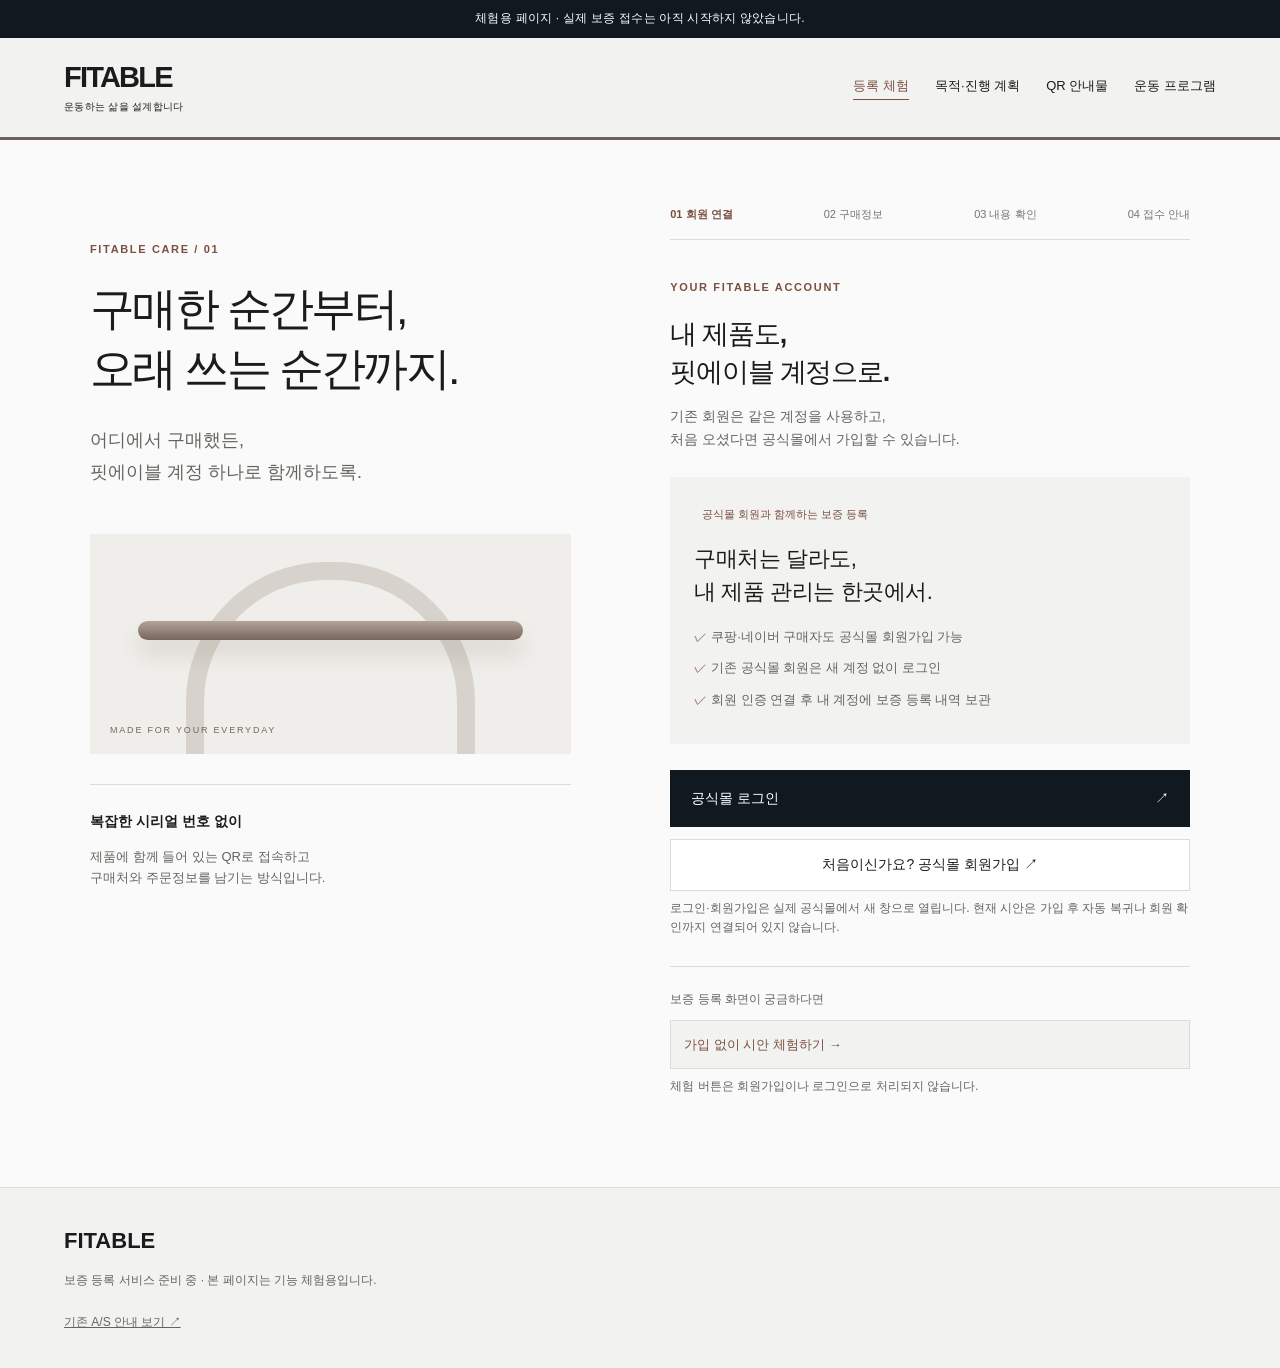
<file: index.html>
<!doctype html>
<html lang="ko"><head><meta charset="utf-8"><meta name="viewport" content="width=device-width,initial-scale=1"><meta name="robots" content="noindex,nofollow"><meta http-equiv="Content-Security-Policy" content="default-src 'self'; script-src 'self'; style-src 'self'; img-src 'self' blob:; connect-src 'none'; form-action 'none'; base-uri 'none'; object-src 'none'"><meta name="referrer" content="no-referrer"><title>FITABLE · 보증 등록</title><link rel="stylesheet" href="style.css"><script defer src="app.js"></script></head>
<body>
<div class="preview-banner">체험용 페이지 · 실제 보증 접수는 아직 시작하지 않았습니다.</div>
<header><a class="brand" href="./">FITABLE<span>운동하는 삶을 설계합니다</span></a><nav aria-label="페이지 메뉴"><a href="./" aria-current="page">등록 체험</a><a href="plan.html">목적·진행 계획</a><a href="card.html">QR 안내물</a><a href="program/">운동 프로그램</a></nav></header>
<main class="layout">
<aside class="intro"><p class="eyebrow">FITABLE CARE / 01</p><h1>구매한 순간부터,<br>오래 쓰는 순간까지.</h1><p class="lead">어디에서 구매했든,<br>핏에이블 계정 하나로 함께하도록.</p><div class="line-art" aria-hidden="true"><div class="arch"></div><div class="bar"></div><span>MADE FOR YOUR EVERYDAY</span></div><div class="intro-note"><strong>복잡한 시리얼 번호 없이</strong><p>제품에 함께 들어 있는 QR로 접속하고<br>구매처와 주문정보를 남기는 방식입니다.</p></div></aside>
<section class="panel" aria-label="보증 등록">
<ol class="steps"><li class="active" id="step-member">01 회원 연결</li><li id="step-one">02 구매정보</li><li id="step-two">03 내용 확인</li><li id="step-three">04 접수 안내</li></ol>
<div id="member-view" tabindex="-1"><p class="eyebrow">YOUR FITABLE ACCOUNT</p><h2>내 제품도,<br>핏에이블 계정으로.</h2><p class="muted">기존 회원은 같은 계정을 사용하고,<br>처음 오셨다면 공식몰에서 가입할 수 있습니다.</p>
<div class="membership-card"><span class="tag">공식몰 회원과 함께하는 보증 등록</span><h3>구매처는 달라도,<br>내 제품 관리는 한곳에서.</h3><ul><li>쿠팡·네이버 구매자도 공식몰 회원가입 가능</li><li>기존 공식몰 회원은 새 계정 없이 로그인</li><li>회원 인증 연결 후 내 계정에 보증 등록 내역 보관</li></ul></div>
<a class="primary" id="mall-login" href="https://fitablekorea.com/member/login.html" target="_blank" rel="noopener noreferrer">공식몰 로그인 <span>↗</span></a>
<a class="secondary member-join" id="mall-join" href="https://fitablekorea.com/member/join.html" target="_blank" rel="noopener noreferrer">처음이신가요? 공식몰 회원가입 ↗</a>
<p class="hint">로그인·회원가입은 실제 공식몰에서 새 창으로 열립니다. 현재 시안은 가입 후 자동 복귀나 회원 확인까지 연결되어 있지 않습니다.</p>
<div class="preview-entry"><span>보증 등록 화면이 궁금하다면</span><button type="button" class="sample" id="preview-start">가입 없이 시안 체험하기 →</button><p class="hint">체험 버튼은 회원가입이나 로그인으로 처리되지 않습니다.</p></div>
</div>
<div id="input-view" hidden><p class="eyebrow">WARRANTY REGISTRATION</p><h2 id="form-title">내 제품 등록하기</h2><p class="muted">아래는 등록 흐름을 확인하는 시안입니다.<br>실제 개인정보 대신 예시 정보를 사용해 주세요.</p>
<div class="member-context"><span>시안 체험 중 · 로그인 상태 아님</span><button type="button" id="member-back">회원 연결 화면</button></div>
<button class="sample" id="sample" type="button">예시 정보로 채우기 ↗</button>
<noscript><p class="notice">등록 체험에는 JavaScript가 필요합니다. 실제 접수는 진행되지 않습니다.</p></noscript>
<form id="registration" autocomplete="off">
<div class="field"><label for="product">등록할 제품 <span>*</span></label><select id="product" required><option value="OPB01">오브제 와이드 풀업바</option><option value="other">다른 제품 (추가 준비 중)</option></select><p class="hint" id="product-hint">제품별 QR로 들어오면 제품이 미리 선택됩니다.</p></div>
<fieldset><legend>구매처 <span>*</span></legend><div class="channels"><label><input type="radio" name="channel" value="cafe24" required checked><span>핏에이블 공식몰</span></label><label><input type="radio" name="channel" value="naver"><span>네이버</span></label><label><input type="radio" name="channel" value="coupang"><span>쿠팡</span></label><label><input type="radio" name="channel" value="other"><span>기타 구매처</span></label></div></fieldset>
<div class="field" id="seller-field" hidden><label for="seller">구매한 판매처 <span>*</span></label><input id="seller" maxlength="80" placeholder="예) 구매한 쇼핑몰 이름"></div>
<div class="field"><label for="order">주문번호 <span>*</span></label><input id="order" required maxlength="80" placeholder="구매처의 주문내역에서 확인해 주세요"><p class="hint" id="order-hint">공식몰 마이페이지 → 주문내역에서 확인할 수 있습니다.</p></div>
<div class="field"><label for="date">구매일 <span>*</span></label><input id="date" type="date" required></div>
<div class="two-col"><div class="field"><label for="buyer">구매자 이름 <span>*</span></label><input id="buyer" required maxlength="40" placeholder="예) 체험고객"></div><div class="field"><label for="phone">연락처 <span>*</span></label><input id="phone" type="tel" required pattern="01[0-9][ -]?[0-9]{3,4}[ -]?[0-9]{4}" maxlength="13" placeholder="010-0000-0000"><p class="hint">정식 회원 인증 연결 전까지 직접 입력합니다.</p></div></div>
<div class="field attachment" id="proof-field" hidden><label for="proof">구매 증빙 화면 <span>*</span></label><p class="hint">운영 시에는 주문번호·판매처·제품명·구매일이 보이는 캡처를 받습니다. 주소·결제정보는 가려 주세요.</p><button class="sample" type="button" id="proof-sample">예시 증빙 선택</button><input id="proof" type="checkbox" required hidden><p class="hint" id="proof-label">체험에서는 실제 파일을 업로드하지 않습니다.</p></div>
<details class="privacy"><summary>개인정보 수집 안내 초안 보기</summary><p>운영 시 수집 예정: 이름, 연락처, 구매처, 주문번호, 구매일, 제품, 필요한 경우 구매 증빙.</p><p>목적: 구매 사실 확인과 보증 등록·A/S 처리. 마케팅 수신 동의는 별도로 받으며 보증 등록 조건으로 묶지 않습니다.</p><p>보유 기간·처리방침·철회 및 삭제 방법은 실제 접수 전 확정하여 안내합니다. 이 시안은 정보를 저장하거나 전송하지 않습니다.</p></details>
<label class="check"><input type="checkbox" id="consent" required><span>실제 접수가 아닌 체험이며, 입력 내용이 저장되지 않음을 확인했습니다.</span></label>
<p class="error" id="error" role="alert"></p><button type="button" class="primary" id="next">입력 내용 확인하기 <span>→</span></button>
<p class="hint bottom-note">등록 접수와 보증 확정은 다릅니다. 보증기간과 적용 범위는 구매 확인 후 해당 제품의 정책에 따라 안내합니다.</p>
</form></div>
<div id="review-view" hidden tabindex="-1"><p class="eyebrow">CHECK YOUR DETAILS</p><h2>입력 내용을 확인해 주세요</h2><p class="muted">아직 접수되지 않았습니다.</p><dl id="review-details"></dl><p class="notice">체험 정보는 서버로 전송되지 않습니다.<br>보증 연장·적립금은 확정된 혜택이 아닙니다.</p><button class="primary" id="finish" type="button">접수 안내 체험하기 <span>→</span></button><button class="secondary" id="back" type="button">내용 수정하기</button></div>
<div id="done-view" hidden tabindex="-1"><div class="done-mark" aria-hidden="true">✓</div><p class="eyebrow">PREVIEW COMPLETE</p><h2>등록 흐름을 확인했어요</h2><p class="muted">체험이 완료되었습니다.<br>실제 보증 등록이나 문자 발송은 이루어지지 않았습니다.</p><div class="status-card"><small>실제 운영 시 접수 직후 표시할 상태</small><strong>구매 확인 대기</strong><p>구매정보를 확인한 뒤 보증 적용 여부와 기간을 안내합니다. 확인 전에는 보증 만료일을 확정하지 않습니다.</p></div><button class="primary" id="restart" type="button">처음으로 돌아가기 <span>↗</span></button><a class="text-link" href="program/?product=OPB01">내 기구로 운동 프로그램 체험하기 →</a><a class="text-link" href="plan.html">목적·진행 계획 보기 →</a></div>
</section></main>
<footer><strong>FITABLE</strong><p>보증 등록 서비스 준비 중 · 본 페이지는 기능 체험용입니다.</p><a href="https://fitablekorea.com/board/as.html" rel="noreferrer">기존 A/S 안내 보기 ↗</a></footer>
</body></html>
</file>
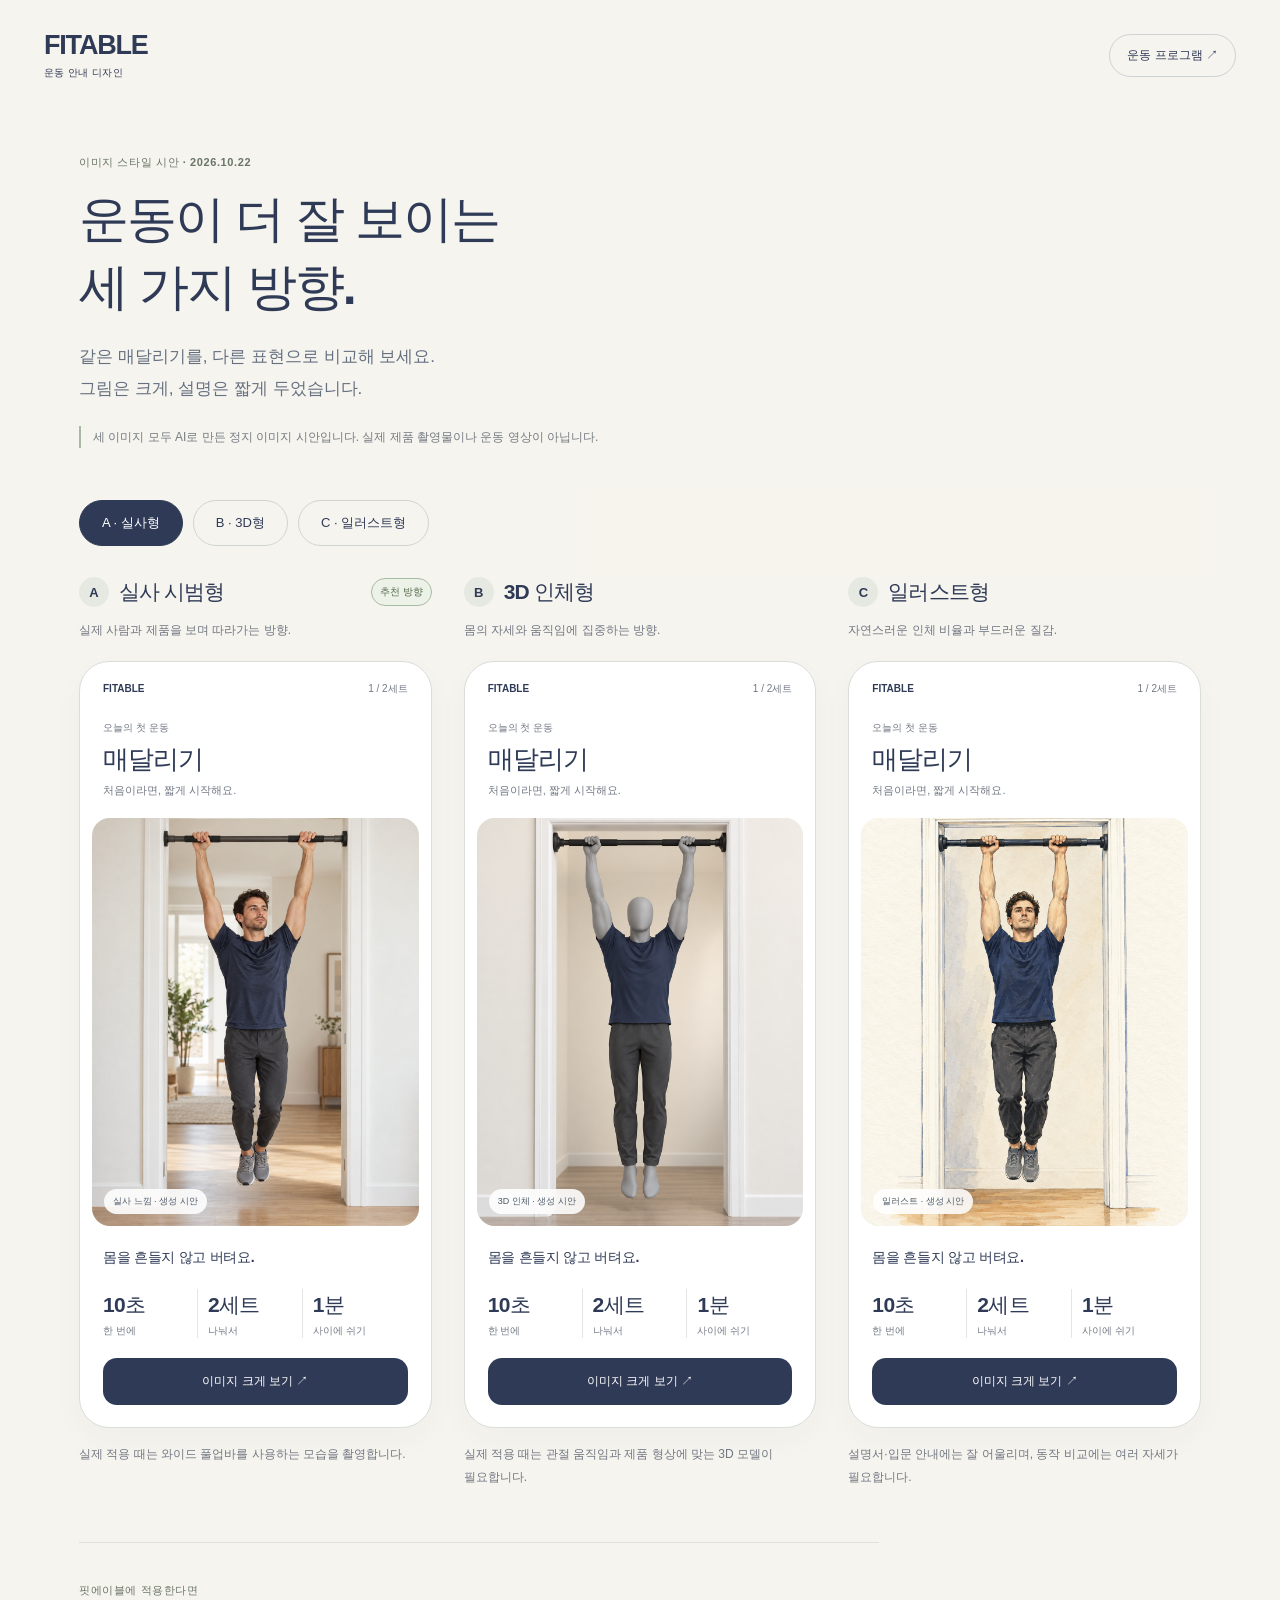
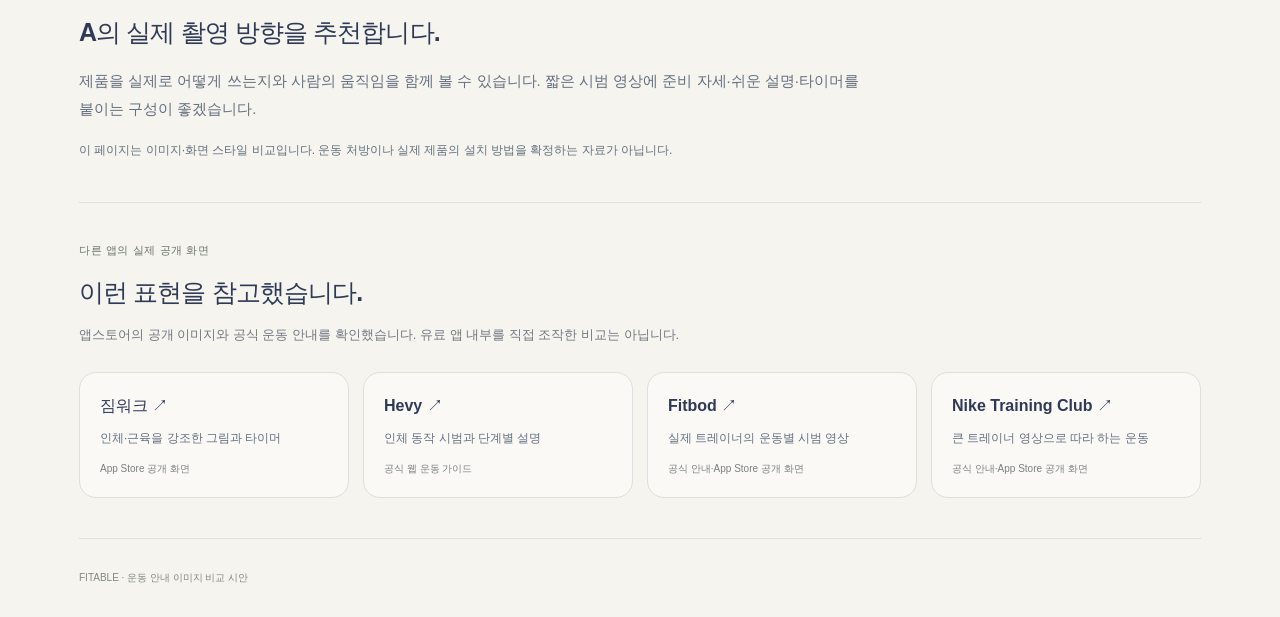
<file: program/style-preview/index.html>
<!doctype html>
<html lang="ko"><head><meta charset="utf-8"><meta name="viewport" content="width=device-width,initial-scale=1"><meta name="robots" content="noindex,nofollow"><meta name="referrer" content="no-referrer"><meta name="theme-color" content="#2f3a56"><title>FITABLE · 운동 이미지 시안 비교</title><link rel="stylesheet" href="style.css"><script src="app.js" defer></script></head><body>
<header><a class="brand" href="../">FITABLE<span>운동 안내 디자인</span></a><a class="back" href="../">운동 프로그램 ↗</a></header>
<main><section class="intro"><p class="eyebrow">이미지 스타일 시안 · 2026.10.22</p><h1>운동이 더 잘 보이는<br>세 가지 방향.</h1><p class="lead">같은 매달리기를, 다른 표현으로 비교해 보세요.<br>그림은 크게, 설명은 짧게 두었습니다.</p><p class="draft-note">세 이미지 모두 AI로 만든 정지 이미지 시안입니다. 실제 제품 촬영물이나 운동 영상이 아닙니다.</p></section>
<nav class="variant-tabs" aria-label="시안 선택"><button type="button" data-select="a" class="active" aria-pressed="true">A · 실사형</button><button type="button" data-select="b" aria-pressed="false">B · 3D형</button><button type="button" data-select="c" aria-pressed="false">C · 일러스트형</button></nav>
<section class="variants" aria-label="핏에이블 운동 화면 시안">
<article class="variant selected" data-variant="a"><div class="variant-heading"><div><span class="variant-letter">A</span><h2>실사 시범형</h2></div><span class="recommend">추천 방향</span></div><p class="variant-summary">실제 사람과 제품을 보며 따라가는 방향.</p><div class="phone"><div class="phone-top"><span>FITABLE</span><span>1 / 2세트</span></div><div class="phone-title"><p>오늘의 첫 운동</p><h3>매달리기</h3><span>처음이라면, 짧게 시작해요.</span></div><div class="visual"><img src="assets/a-live-action-concept.png" width="1122" height="1402" alt="실사 촬영 느낌의 성인 모델이 문틀 철봉에 매달린 스타일 시안"><span class="image-label">실사 느낌 · 생성 시안</span></div><div class="phone-bottom"><p class="cue">몸을 흔들지 않고 버텨요.</p><div class="dose"><div><strong>10초</strong><span>한 번에</span></div><div><strong>2세트</strong><span>나눠서</span></div><div><strong>1분</strong><span>사이에 쉬기</span></div></div><button type="button" class="enlarge" data-enlarge="a">이미지 크게 보기 ↗</button></div></div><p class="direction-note">실제 적용 때는 와이드 풀업바를 사용하는 모습을 촬영합니다.</p></article>
<article class="variant" data-variant="b"><div class="variant-heading"><div><span class="variant-letter">B</span><h2>3D 인체형</h2></div></div><p class="variant-summary">몸의 자세와 움직임에 집중하는 방향.</p><div class="phone"><div class="phone-top"><span>FITABLE</span><span>1 / 2세트</span></div><div class="phone-title"><p>오늘의 첫 운동</p><h3>매달리기</h3><span>처음이라면, 짧게 시작해요.</span></div><div class="visual"><img src="assets/b-3d-concept.png" width="1122" height="1402" alt="회색 3D 인체가 문틀 철봉에 매달린 스타일 시안"><span class="image-label">3D 인체 · 생성 시안</span></div><div class="phone-bottom"><p class="cue">몸을 흔들지 않고 버텨요.</p><div class="dose"><div><strong>10초</strong><span>한 번에</span></div><div><strong>2세트</strong><span>나눠서</span></div><div><strong>1분</strong><span>사이에 쉬기</span></div></div><button type="button" class="enlarge" data-enlarge="b">이미지 크게 보기 ↗</button></div></div><p class="direction-note">실제 적용 때는 관절 움직임과 제품 형상에 맞는 3D 모델이 필요합니다.</p></article>
<article class="variant" data-variant="c"><div class="variant-heading"><div><span class="variant-letter">C</span><h2>일러스트형</h2></div></div><p class="variant-summary">자연스러운 인체 비율과 부드러운 질감.</p><div class="phone"><div class="phone-top"><span>FITABLE</span><span>1 / 2세트</span></div><div class="phone-title"><p>오늘의 첫 운동</p><h3>매달리기</h3><span>처음이라면, 짧게 시작해요.</span></div><div class="visual"><img src="assets/c-editorial-concept.png" width="1122" height="1402" alt="입체감 있는 스포츠 수채화 느낌의 매달리기 스타일 시안"><span class="image-label">일러스트 · 생성 시안</span></div><div class="phone-bottom"><p class="cue">몸을 흔들지 않고 버텨요.</p><div class="dose"><div><strong>10초</strong><span>한 번에</span></div><div><strong>2세트</strong><span>나눠서</span></div><div><strong>1분</strong><span>사이에 쉬기</span></div></div><button type="button" class="enlarge" data-enlarge="c">이미지 크게 보기 ↗</button></div></div><p class="direction-note">설명서·입문 안내에는 잘 어울리며, 동작 비교에는 여러 자세가 필요합니다.</p></article>
</section>
<section class="recommendation"><p class="eyebrow">핏에이블에 적용한다면</p><h2>A의 실제 촬영 방향을 추천합니다.</h2><p>제품을 실제로 어떻게 쓰는지와 사람의 움직임을 함께 볼 수 있습니다. 짧은 시범 영상에 준비 자세·쉬운 설명·타이머를 붙이는 구성이 좋겠습니다.</p><p class="small">이 페이지는 이미지·화면 스타일 비교입니다. 운동 처방이나 실제 제품의 설치 방법을 확정하는 자료가 아닙니다.</p></section>
<section class="references"><p class="eyebrow">다른 앱의 실제 공개 화면</p><h2>이런 표현을 참고했습니다.</h2><p class="reference-scope">앱스토어의 공개 이미지와 공식 운동 안내를 확인했습니다. 유료 앱 내부를 직접 조작한 비교는 아닙니다.</p><div class="reference-grid"><a href="https://apps.apple.com/kr/app/id1563624436" target="_blank" rel="noopener"><strong>짐워크 ↗</strong><span>인체·근육을 강조한 그림과 타이머</span><small>App Store 공개 화면</small></a><a href="https://www.hevyapp.com/exercises/pull-up/" target="_blank" rel="noopener"><strong>Hevy ↗</strong><span>인체 동작 시범과 단계별 설명</span><small>공식 웹 운동 가이드</small></a><a href="https://fitbod.me/faqs/" target="_blank" rel="noopener"><strong>Fitbod ↗</strong><span>실제 트레이너의 운동별 시범 영상</span><small>공식 안내·App Store 공개 화면</small></a><a href="https://www.nike.com/gb/ntc-app" target="_blank" rel="noopener"><strong>Nike Training Club ↗</strong><span>큰 트레이너 영상으로 따라 하는 운동</span><small>공식 안내·App Store 공개 화면</small></a></div></section>
<footer>FITABLE · 운동 안내 이미지 비교 시안</footer></main><dialog id="image-dialog"><div class="dialog-heading"><strong id="dialog-title">시안 크게 보기</strong><button type="button" id="close-dialog" aria-label="닫기">×</button></div><img id="large-image" alt=""><p>AI 생성 정지 이미지 · 실제 촬영물·운동 영상 아님</p></dialog></body></html>
</file>
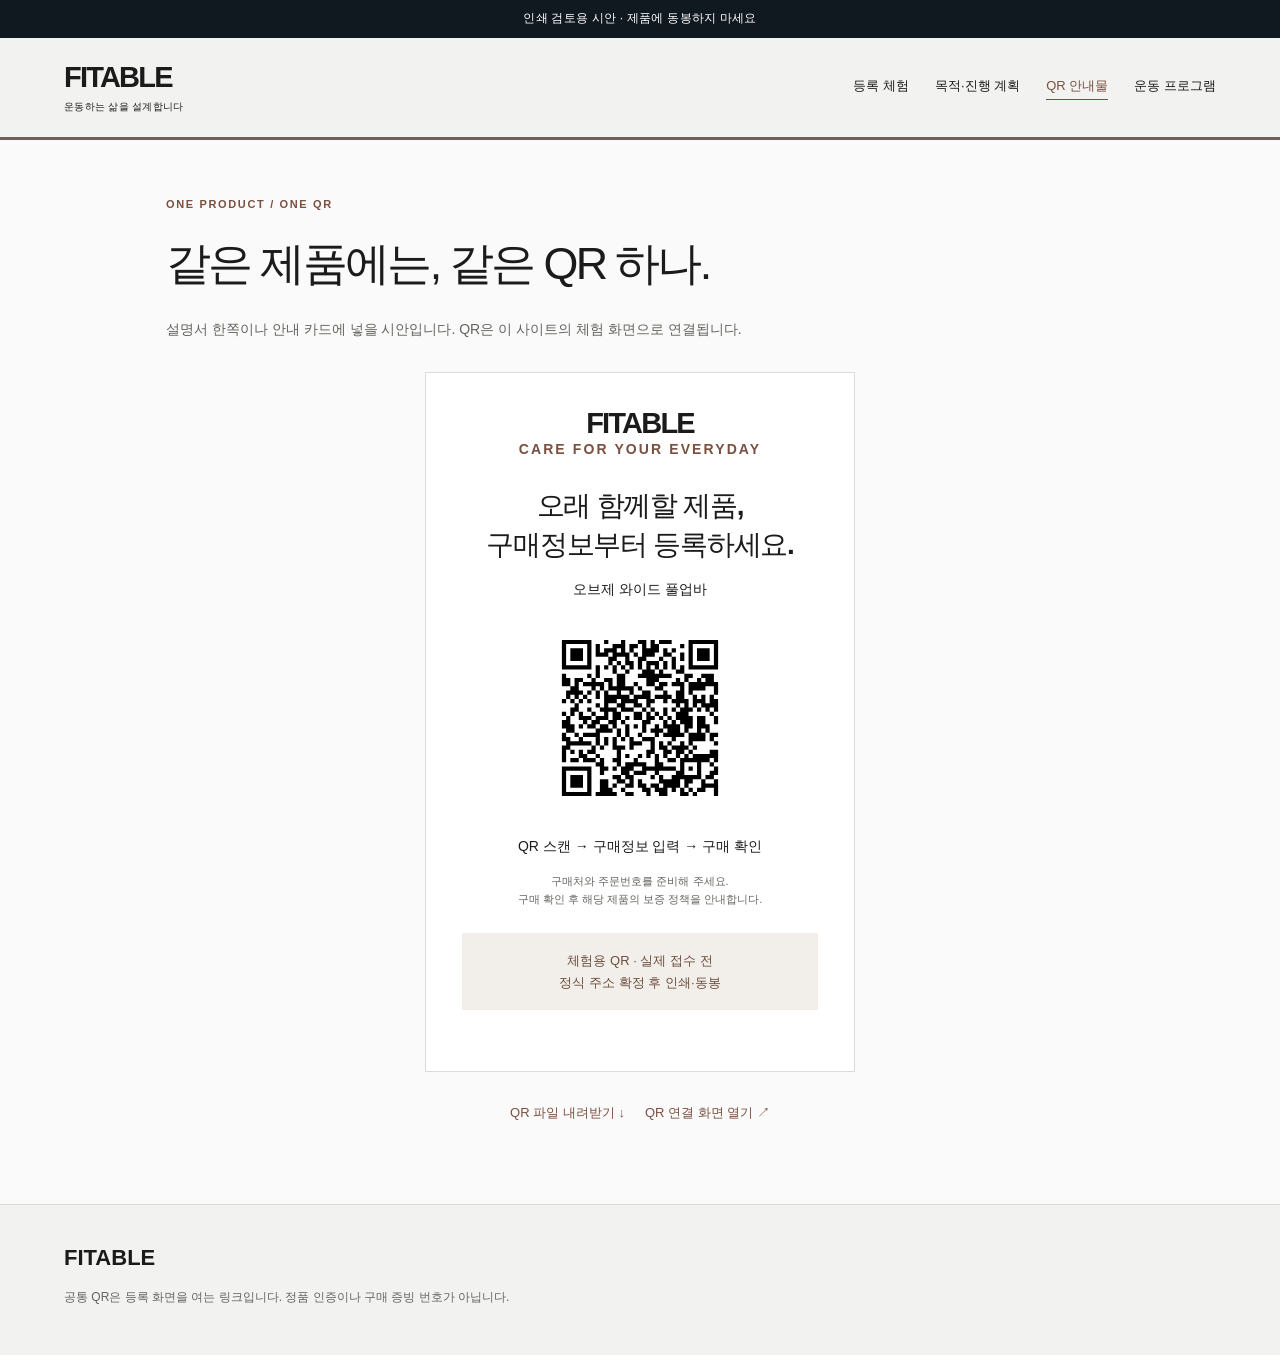
<file: card.html>
<!doctype html><html lang="ko"><head><meta charset="utf-8"><meta name="viewport" content="width=device-width,initial-scale=1"><meta name="robots" content="noindex,nofollow"><meta name="referrer" content="no-referrer"><title>FITABLE · 공통 QR 안내물</title><link rel="stylesheet" href="style.css"></head><body><div class="preview-banner">인쇄 검토용 시안 · 제품에 동봉하지 마세요</div><header><a class="brand" href="./">FITABLE<span>운동하는 삶을 설계합니다</span></a><nav aria-label="페이지 메뉴"><a href="./">등록 체험</a><a href="plan.html">목적·진행 계획</a><a href="card.html" aria-current="page">QR 안내물</a><a href="program/">운동 프로그램</a></nav></header><main class="document"><p class="eyebrow">ONE PRODUCT / ONE QR</p><h1>같은 제품에는, 같은 QR 하나.</h1><p class="muted">설명서 한쪽이나 안내 카드에 넣을 시안입니다. QR은 이 사이트의 체험 화면으로 연결됩니다.</p><section class="print-card"><div class="brand">FITABLE</div><p class="eyebrow">CARE FOR YOUR EVERYDAY</p><h2>오래 함께할 제품,<br>구매정보부터 등록하세요.</h2><p>오브제 와이드 풀업바</p><img src="qr-opb01.svg" alt="와이드 풀업바 보증 등록 체험 QR" width="190" height="190"><p>QR 스캔 → 구매정보 입력 → 구매 확인</p><p class="small">구매처와 주문번호를 준비해 주세요.<br>구매 확인 후 해당 제품의 보증 정책을 안내합니다.</p><div class="notice">체험용 QR · 실제 접수 전<br>정식 주소 확정 후 인쇄·동봉</div></section><div class="actions"><a href="qr-opb01.svg" download="FITABLE-OPB01-preview-QR.svg">QR 파일 내려받기 ↓</a><a href="./?product=OPB01">QR 연결 화면 열기 ↗</a></div></main><footer><strong>FITABLE</strong><p>공통 QR은 등록 화면을 여는 링크입니다. 정품 인증이나 구매 증빙 번호가 아닙니다.</p></footer></body></html>
</file>
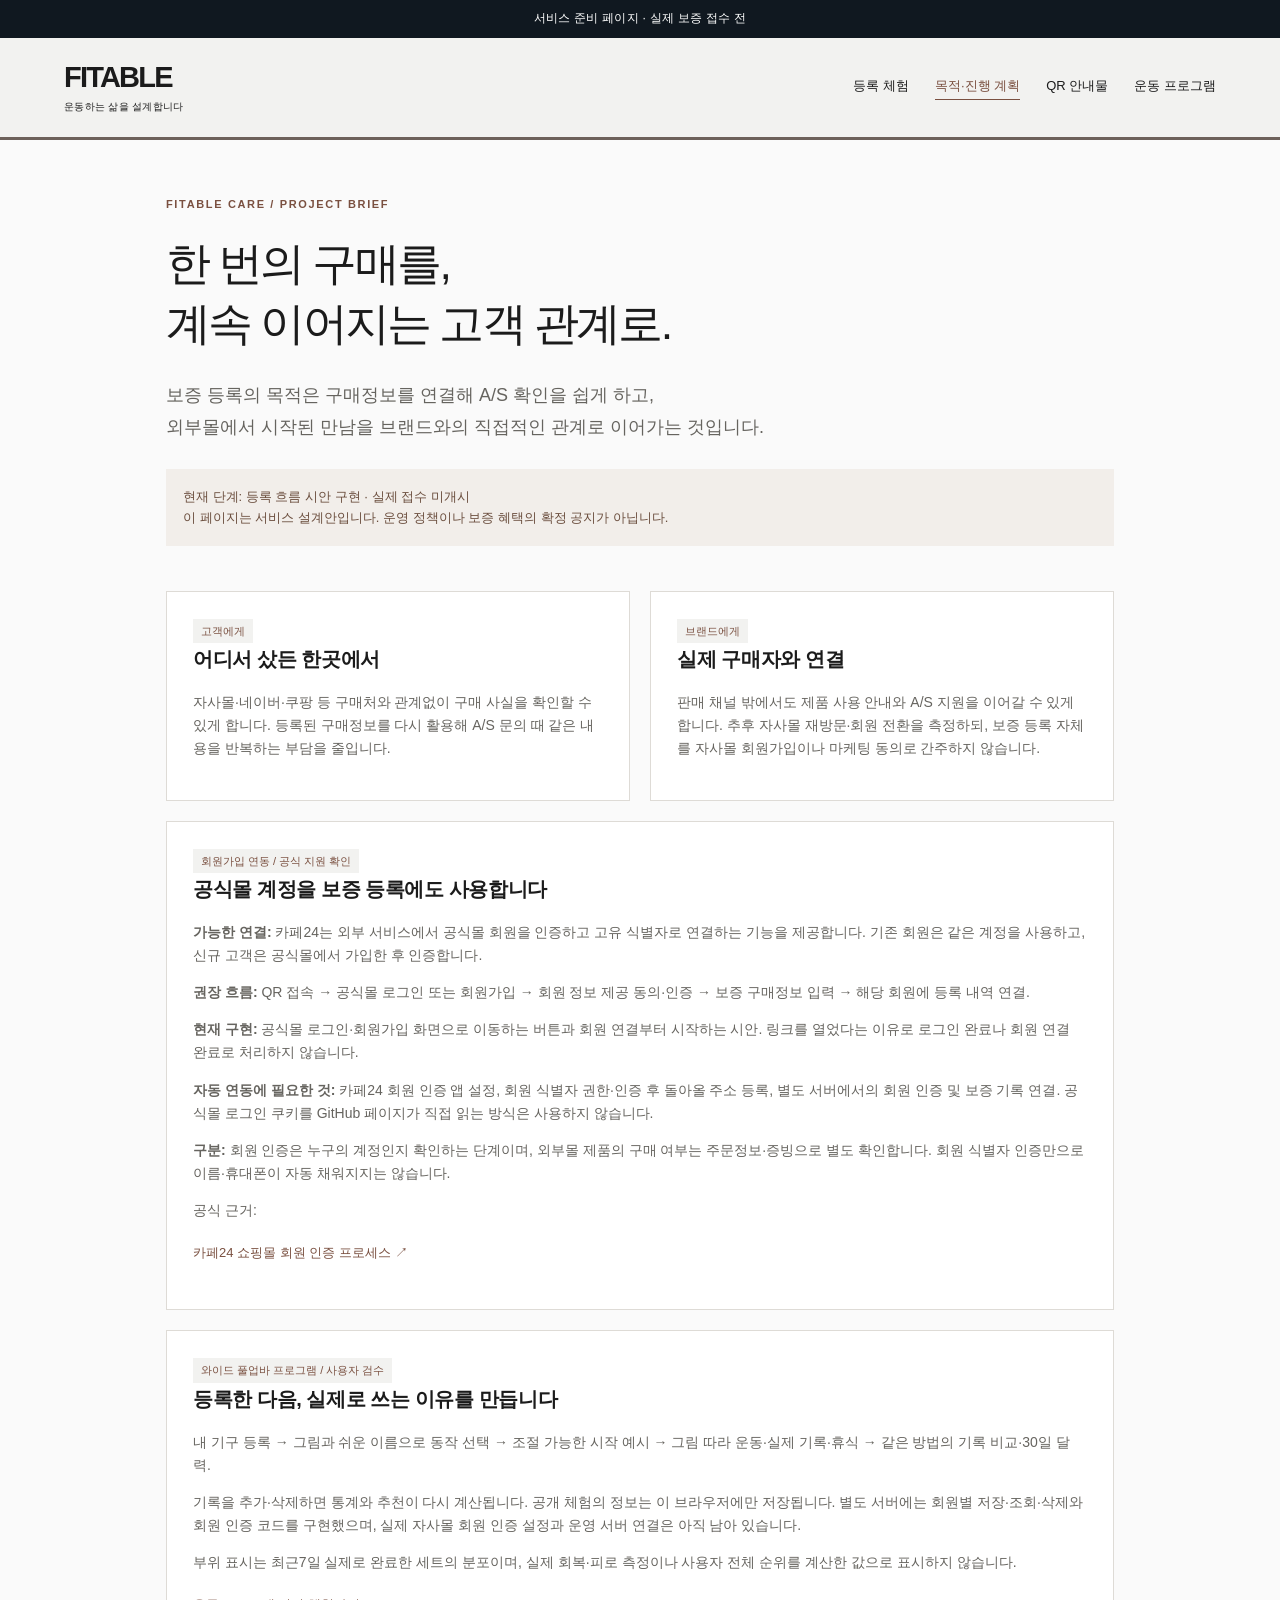
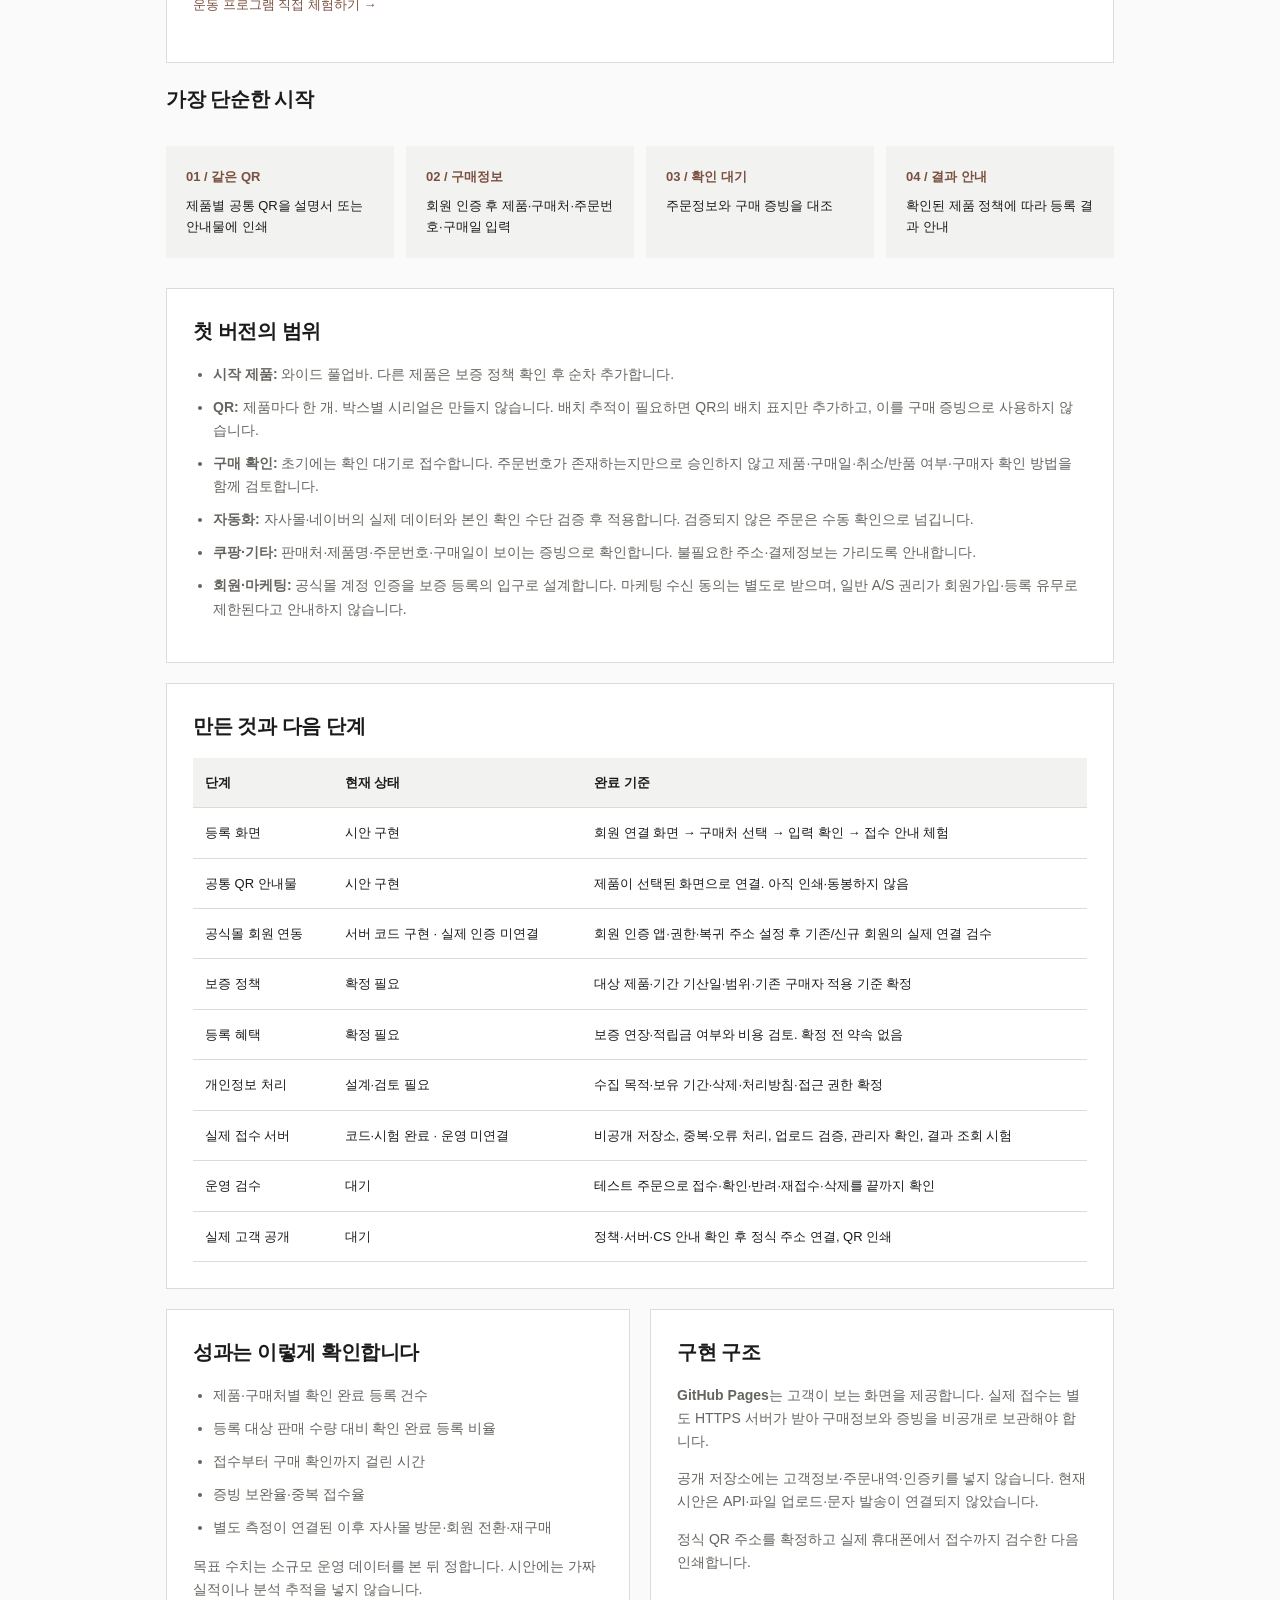
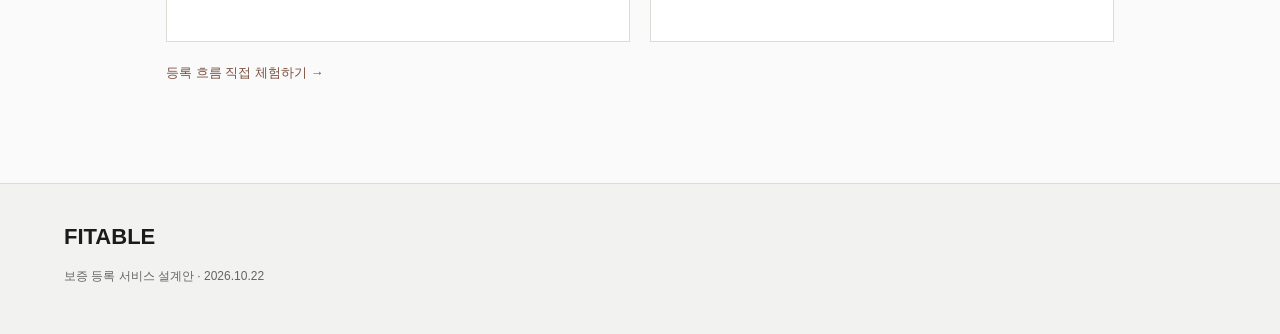
<file: plan.html>
<!doctype html><html lang="ko"><head><meta charset="utf-8"><meta name="viewport" content="width=device-width,initial-scale=1"><meta name="robots" content="noindex,nofollow"><meta name="referrer" content="no-referrer"><title>FITABLE · 보증 등록 목적·진행 계획</title><link rel="stylesheet" href="style.css"></head><body><div class="preview-banner">서비스 준비 페이지 · 실제 보증 접수 전</div><header><a class="brand" href="./">FITABLE<span>운동하는 삶을 설계합니다</span></a><nav aria-label="페이지 메뉴"><a href="./">등록 체험</a><a href="plan.html" aria-current="page">목적·진행 계획</a><a href="card.html">QR 안내물</a><a href="program/">운동 프로그램</a></nav></header><main class="document"><p class="eyebrow">FITABLE CARE / PROJECT BRIEF</p><h1>한 번의 구매를,<br>계속 이어지는 고객 관계로.</h1><p class="lead">보증 등록의 목적은 구매정보를 연결해 A/S 확인을 쉽게 하고,<br>외부몰에서 시작된 만남을 브랜드와의 직접적인 관계로 이어가는 것입니다.</p><div class="notice">현재 단계: 등록 흐름 시안 구현 · 실제 접수 미개시<br>이 페이지는 서비스 설계안입니다. 운영 정책이나 보증 혜택의 확정 공지가 아닙니다.</div>
<div class="doc-grid"><section class="doc-card"><span class="tag">고객에게</span><h3>어디서 샀든 한곳에서</h3><p>자사몰·네이버·쿠팡 등 구매처와 관계없이 구매 사실을 확인할 수 있게 합니다. 등록된 구매정보를 다시 활용해 A/S 문의 때 같은 내용을 반복하는 부담을 줄입니다.</p></section><section class="doc-card"><span class="tag">브랜드에게</span><h3>실제 구매자와 연결</h3><p>판매 채널 밖에서도 제품 사용 안내와 A/S 지원을 이어갈 수 있게 합니다. 추후 자사몰 재방문·회원 전환을 측정하되, 보증 등록 자체를 자사몰 회원가입이나 마케팅 동의로 간주하지 않습니다.</p></section></div>
<section class="doc-card" id="membership"><span class="tag">회원가입 연동 / 공식 지원 확인</span><h3>공식몰 계정을 보증 등록에도 사용합니다</h3><p><strong>가능한 연결:</strong> 카페24는 외부 서비스에서 공식몰 회원을 인증하고 고유 식별자로 연결하는 기능을 제공합니다. 기존 회원은 같은 계정을 사용하고, 신규 고객은 공식몰에서 가입한 후 인증합니다.</p><p><strong>권장 흐름:</strong> QR 접속 → 공식몰 로그인 또는 회원가입 → 회원 정보 제공 동의·인증 → 보증 구매정보 입력 → 해당 회원에 등록 내역 연결.</p><p><strong>현재 구현:</strong> 공식몰 로그인·회원가입 화면으로 이동하는 버튼과 회원 연결부터 시작하는 시안. 링크를 열었다는 이유로 로그인 완료나 회원 연결 완료로 처리하지 않습니다.</p><p><strong>자동 연동에 필요한 것:</strong> 카페24 회원 인증 앱 설정, 회원 식별자 권한·인증 후 돌아올 주소 등록, 별도 서버에서의 회원 인증 및 보증 기록 연결. 공식몰 로그인 쿠키를 GitHub 페이지가 직접 읽는 방식은 사용하지 않습니다.</p><p><strong>구분:</strong> 회원 인증은 누구의 계정인지 확인하는 단계이며, 외부몰 제품의 구매 여부는 주문정보·증빙으로 별도 확인합니다. 회원 식별자 인증만으로 이름·휴대폰이 자동 채워지지는 않습니다.</p><p>공식 근거: <a class="text-link" href="https://developers.cafe24.com/app/front/app/develop/customeraccesstoken/process" target="_blank" rel="noopener noreferrer">카페24 쇼핑몰 회원 인증 프로세스 ↗</a></p></section><section class="doc-card"><span class="tag">와이드 풀업바 프로그램 / 사용자 검수</span><h3>등록한 다음, 실제로 쓰는 이유를 만듭니다</h3><p>내 기구 등록 → 그림과 쉬운 이름으로 동작 선택 → 조절 가능한 시작 예시 → 그림 따라 운동·실제 기록·휴식 → 같은 방법의 기록 비교·30일 달력.</p><p>기록을 추가·삭제하면 통계와 추천이 다시 계산됩니다. 공개 체험의 정보는 이 브라우저에만 저장됩니다. 별도 서버에는 회원별 저장·조회·삭제와 회원 인증 코드를 구현했으며, 실제 자사몰 회원 인증 설정과 운영 서버 연결은 아직 남아 있습니다.</p><p>부위 표시는 최근7일 실제로 완료한 세트의 분포이며, 실제 회복·피로 측정이나 사용자 전체 순위를 계산한 값으로 표시하지 않습니다.</p><a class="text-link" href="program/">운동 프로그램 직접 체험하기 →</a></section><h3>가장 단순한 시작</h3><div class="flow"><div><b>01 / 같은 QR</b>제품별 공통 QR을 설명서 또는 안내물에 인쇄</div><div><b>02 / 구매정보</b>회원 인증 후 제품·구매처·주문번호·구매일 입력</div><div><b>03 / 확인 대기</b>주문정보와 구매 증빙을 대조</div><div><b>04 / 결과 안내</b>확인된 제품 정책에 따라 등록 결과 안내</div></div>
<section class="doc-card"><h3>첫 버전의 범위</h3><ul><li><strong>시작 제품:</strong> 와이드 풀업바. 다른 제품은 보증 정책 확인 후 순차 추가합니다.</li><li><strong>QR:</strong> 제품마다 한 개. 박스별 시리얼은 만들지 않습니다. 배치 추적이 필요하면 QR의 배치 표지만 추가하고, 이를 구매 증빙으로 사용하지 않습니다.</li><li><strong>구매 확인:</strong> 초기에는 확인 대기로 접수합니다. 주문번호가 존재하는지만으로 승인하지 않고 제품·구매일·취소/반품 여부·구매자 확인 방법을 함께 검토합니다.</li><li><strong>자동화:</strong> 자사몰·네이버의 실제 데이터와 본인 확인 수단 검증 후 적용합니다. 검증되지 않은 주문은 수동 확인으로 넘깁니다.</li><li><strong>쿠팡·기타:</strong> 판매처·제품명·주문번호·구매일이 보이는 증빙으로 확인합니다. 불필요한 주소·결제정보는 가리도록 안내합니다.</li><li><strong>회원·마케팅:</strong> 공식몰 계정 인증을 보증 등록의 입구로 설계합니다. 마케팅 수신 동의는 별도로 받으며, 일반 A/S 권리가 회원가입·등록 유무로 제한된다고 안내하지 않습니다.</li></ul></section>
<section class="doc-card"><h3>만든 것과 다음 단계</h3><div class="table-wrap"><table><thead><tr><th>단계</th><th>현재 상태</th><th>완료 기준</th></tr></thead><tbody><tr><td>등록 화면</td><td>시안 구현</td><td>회원 연결 화면 → 구매처 선택 → 입력 확인 → 접수 안내 체험</td></tr><tr><td>공통 QR 안내물</td><td>시안 구현</td><td>제품이 선택된 화면으로 연결. 아직 인쇄·동봉하지 않음</td></tr><tr><td>공식몰 회원 연동</td><td>서버 코드 구현 · 실제 인증 미연결</td><td>회원 인증 앱·권한·복귀 주소 설정 후 기존/신규 회원의 실제 연결 검수</td></tr><tr><td>보증 정책</td><td>확정 필요</td><td>대상 제품·기간 기산일·범위·기존 구매자 적용 기준 확정</td></tr><tr><td>등록 혜택</td><td>확정 필요</td><td>보증 연장·적립금 여부와 비용 검토. 확정 전 약속 없음</td></tr><tr><td>개인정보 처리</td><td>설계·검토 필요</td><td>수집 목적·보유 기간·삭제·처리방침·접근 권한 확정</td></tr><tr><td>실제 접수 서버</td><td>코드·시험 완료 · 운영 미연결</td><td>비공개 저장소, 중복·오류 처리, 업로드 검증, 관리자 확인, 결과 조회 시험</td></tr><tr><td>운영 검수</td><td>대기</td><td>테스트 주문으로 접수·확인·반려·재접수·삭제를 끝까지 확인</td></tr><tr><td>실제 고객 공개</td><td>대기</td><td>정책·서버·CS 안내 확인 후 정식 주소 연결, QR 인쇄</td></tr></tbody></table></div></section>
<div class="doc-grid"><section class="doc-card"><h3>성과는 이렇게 확인합니다</h3><ul><li>제품·구매처별 확인 완료 등록 건수</li><li>등록 대상 판매 수량 대비 확인 완료 등록 비율</li><li>접수부터 구매 확인까지 걸린 시간</li><li>증빙 보완율·중복 접수율</li><li>별도 측정이 연결된 이후 자사몰 방문·회원 전환·재구매</li></ul><p>목표 수치는 소규모 운영 데이터를 본 뒤 정합니다. 시안에는 가짜 실적이나 분석 추적을 넣지 않습니다.</p></section><section class="doc-card"><h3>구현 구조</h3><p><strong>GitHub Pages</strong>는 고객이 보는 화면을 제공합니다. 실제 접수는 별도 HTTPS 서버가 받아 구매정보와 증빙을 비공개로 보관해야 합니다.</p><p>공개 저장소에는 고객정보·주문내역·인증키를 넣지 않습니다. 현재 시안은 API·파일 업로드·문자 발송이 연결되지 않았습니다.</p><p>정식 QR 주소를 확정하고 실제 휴대폰에서 접수까지 검수한 다음 인쇄합니다.</p></section></div><a href="./" class="text-link">등록 흐름 직접 체험하기 →</a></main><footer><strong>FITABLE</strong><p>보증 등록 서비스 설계안 · 2026.10.22</p></footer></body></html>
</file>
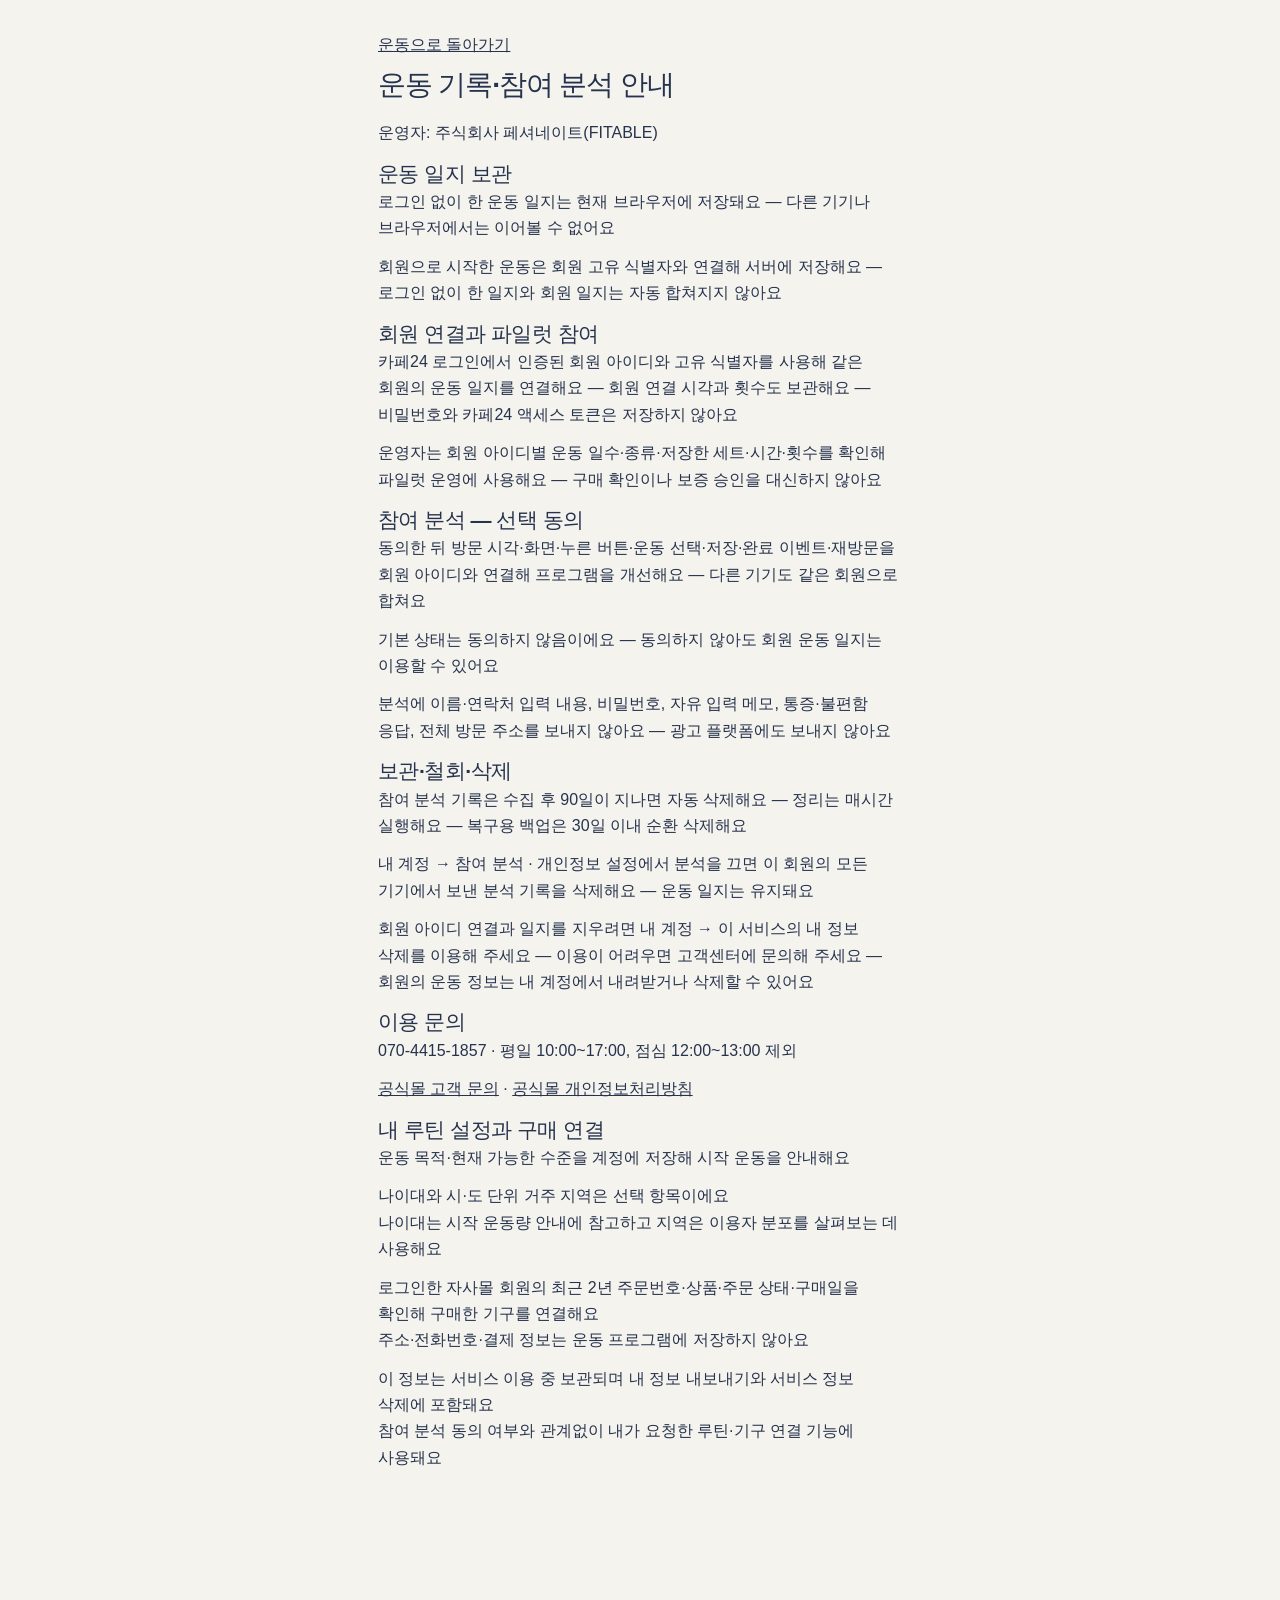
<file: program/privacy.html>
<!doctype html><html lang="ko"><head><meta charset="utf-8"><meta name="viewport" content="width=device-width, initial-scale=1"><meta name="robots" content="noindex,nofollow"><meta name="referrer" content="no-referrer"><title>운동 기록·참여 분석 안내 | FITABLE</title><link rel="stylesheet" href="style.css"><link rel="stylesheet" href="pilot.css"><link rel="stylesheet" href="readability.css?v=20261107-notes"></head><body><main><a href="./">운동으로 돌아가기</a><h1>운동 기록·참여 분석 안내</h1><p>운영자: 주식회사 페셔네이트(FITABLE)</p><h2>운동 일지 보관</h2><p>로그인 없이 한 운동 일지는 현재 브라우저에 저장돼요 — 다른 기기나 브라우저에서는 이어볼 수 없어요</p><p>회원으로 시작한 운동은 회원 고유 식별자와 연결해 서버에 저장해요 — 로그인 없이 한 일지와 회원 일지는 자동 합쳐지지 않아요</p><h2>회원 연결과 파일럿 참여</h2><p>카페24 로그인에서 인증된 회원 아이디와 고유 식별자를 사용해 같은 회원의 운동 일지를 연결해요 — 회원 연결 시각과 횟수도 보관해요 — 비밀번호와 카페24 액세스 토큰은 저장하지 않아요</p><p>운영자는 회원 아이디별 운동 일수·종류·저장한 세트·시간·횟수를 확인해 파일럿 운영에 사용해요 — 구매 확인이나 보증 승인을 대신하지 않아요</p><h2>참여 분석 — 선택 동의</h2><p>동의한 뒤 방문 시각·화면·누른 버튼·운동 선택·저장·완료 이벤트·재방문을 회원 아이디와 연결해 프로그램을 개선해요 — 다른 기기도 같은 회원으로 합쳐요</p><p>기본 상태는 동의하지 않음이에요 — 동의하지 않아도 회원 운동 일지는 이용할 수 있어요</p><p>분석에 이름·연락처 입력 내용, 비밀번호, 자유 입력 메모, 통증·불편함 응답, 전체 방문 주소를 보내지 않아요 — 광고 플랫폼에도 보내지 않아요</p><h2>보관·철회·삭제</h2><p>참여 분석 기록은 수집 후 90일이 지나면 자동 삭제해요 — 정리는 매시간 실행해요 — 복구용 백업은 30일 이내 순환 삭제해요</p><p>내 계정 → 참여 분석 · 개인정보 설정에서 분석을 끄면 이 회원의 모든 기기에서 보낸 분석 기록을 삭제해요 — 운동 일지는 유지돼요</p><p>회원 아이디 연결과 일지를 지우려면 내 계정 → 이 서비스의 내 정보 삭제를 이용해 주세요 — 이용이 어려우면 고객센터에 문의해 주세요 — 회원의 운동 정보는 내 계정에서 내려받거나 삭제할 수 있어요</p><h2>이용 문의</h2><p>070-4415-1857 · 평일 10:00~17:00, 점심 12:00~13:00 제외</p><p><a href="https://fitablekorea.com/board/qa.html" target="_blank" rel="noopener">공식몰 고객 문의</a> · <a href="https://fitablekorea.com/member/privacy.html" target="_blank" rel="noopener">공식몰 개인정보처리방침</a></p><section><h2>내 루틴 설정과 구매 연결</h2><p>운동 목적·현재 가능한 수준을 계정에 저장해 시작 운동을 안내해요</p><p>나이대와 시·도 단위 거주 지역은 선택 항목이에요<br>나이대는 시작 운동량 안내에 참고하고 지역은 이용자 분포를 살펴보는 데 사용해요</p><p>로그인한 자사몰 회원의 최근 2년 주문번호·상품·주문 상태·구매일을 확인해 구매한 기구를 연결해요<br>주소·전화번호·결제 정보는 운동 프로그램에 저장하지 않아요</p><p>이 정보는 서비스 이용 중 보관되며 내 정보 내보내기와 서비스 정보 삭제에 포함돼요<br>참여 분석 동의 여부와 관계없이 내가 요청한 루틴·기구 연결 기능에 사용돼요</p></section></main></body></html>
</file>
<file: style.css>
:root{--bg:#fafafa;--paper:#fff;--ink:#1b1b1b;--muted:#66645f;--line:#dedbd6;--accent:#7a5040;--soft:#f2f2f0;--dark:#101820}*{box-sizing:border-box}body{margin:0;background:var(--bg);color:var(--ink);font-family:SUIT,-apple-system,BlinkMacSystemFont,"Apple SD Gothic Neo","Malgun Gothic",sans-serif;font-size:15px;line-height:1.65}a{color:inherit;text-decoration:none}button,input,select{font:inherit}button,a,input,select,summary{touch-action:manipulation}button{cursor:pointer}button:focus-visible,a:focus-visible,input:focus-visible,select:focus-visible,summary:focus-visible{outline:3px solid #99755f;outline-offset:4px}[hidden]{display:none!important}.preview-banner{text-align:center;background:var(--dark);color:#fff;padding:9px 15px;font-size:12px;letter-spacing:.02em}header{padding:25px 5vw;display:flex;justify-content:space-between;gap:20px;align-items:center;border-bottom:3px solid #6d615a;background:var(--soft)}.brand{font-size:29px;font-weight:850;letter-spacing:-1.8px;line-height:1}.brand span{display:block;font-size:10px;font-weight:400;letter-spacing:.03em;margin-top:10px}nav{display:flex;gap:26px;font-size:13px}nav a[aria-current]{color:var(--accent);border-bottom:1px solid;padding-bottom:3px}.layout{max-width:1160px;margin:65px auto 90px;display:grid;grid-template-columns:1fr 1.08fr;gap:9%;padding:0 30px}.eyebrow{font-size:11px;letter-spacing:.15em;color:var(--accent);font-weight:600;margin:0 0 20px}h1{font-size:clamp(32px,3.5vw,46px);font-weight:500;letter-spacing:-.06em;line-height:1.35;margin:0 0 25px}h2{font-size:27px;font-weight:550;letter-spacing:-.045em;line-height:1.4;margin:0 0 13px}h3{font-size:20px;letter-spacing:-.02em}.lead{font-size:18px;color:var(--muted);line-height:1.8}.intro{padding-top:35px}.line-art{position:relative;height:220px;margin:45px 0 30px;background:#efeeea;overflow:hidden}.arch{position:absolute;left:20%;top:28px;width:60%;height:250px;border:18px solid #d7d3cc;border-radius:140px 140px 0 0}.bar{position:absolute;left:10%;top:87px;width:80%;height:19px;background:linear-gradient(#b3a499,#76665b);border-radius:20px;box-shadow:0 15px 20px #65584b25}.line-art span{position:absolute;bottom:16px;left:20px;font-size:9px;letter-spacing:.2em;color:#76665b}.intro-note{border-top:1px solid var(--line);padding-top:25px;font-size:14px}.intro-note p{color:var(--muted);font-size:13px}.panel{min-width:0}.steps{list-style:none;display:flex;justify-content:space-between;padding:0 0 16px;margin:0 0 38px;border-bottom:1px solid var(--line);font-size:11px;color:#78736c}.steps .active{color:var(--accent);font-weight:700}.muted{color:var(--muted);font-size:14px;margin:0 0 20px}.sample{background:var(--soft);border:1px solid var(--line);padding:9px 14px;color:var(--accent);font-size:13px}.field{margin-top:23px}.field label,legend{font-size:13px;font-weight:600;display:block;margin-bottom:8px}label>span:first-of-type,legend>span{color:var(--accent)}input:not([type=radio]):not([type=checkbox]),select{width:100%;height:48px;border:1px solid #d8d5d1;border-radius:0;background:#fff;padding:0 12px;color:var(--ink);min-width:0}input::placeholder{color:#8b8984;font-size:13px}input:disabled{background:var(--soft)}fieldset{border:0;margin:23px 0 0;padding:0}legend{padding:0}.channels{display:grid;grid-template-columns:repeat(2,1fr);gap:8px}.channels label{position:relative;cursor:pointer}.channels input{position:absolute;opacity:0}.channels span{display:block;text-align:center;border:1px solid var(--line);background:white;padding:11px 5px;font-size:13px;color:var(--muted)}.channels input:checked+span{border-color:var(--accent);color:var(--accent);background:#f6f1ed}.channels input:focus-visible+span{outline:3px solid #99755f;outline-offset:2px}.hint{color:var(--muted);font-size:12px;line-height:1.65;margin:8px 0 0}.two-col{display:grid;grid-template-columns:1fr 1.3fr;gap:14px}.attachment{padding:17px;background:var(--soft)}.attachment .sample{background:white;margin-top:12px}.privacy{font-size:12px;margin-top:26px;padding:16px 0;border-top:1px solid var(--line);border-bottom:1px solid var(--line);color:var(--muted)}summary{cursor:pointer;color:var(--ink);font-size:13px}.check{display:flex;align-items:flex-start;gap:10px;margin-top:20px;font-size:12px}.check input{accent-color:var(--accent);width:17px;height:17px;flex-shrink:0}.check span{color:var(--muted)!important}.primary{width:100%;background:var(--dark);border:1px solid var(--dark);color:#fff;padding:16px 20px;display:flex;align-items:center;justify-content:space-between;text-align:left;font-size:14px}.primary:hover{background:#293239}.secondary{width:100%;background:white;border:1px solid var(--line);padding:13px;margin-top:12px;font-size:14px}.bottom-note{margin-top:16px}.error{color:#ad3525;font-size:13px;min-height:10px;margin:10px 0}.notice{background:#f2eeea;padding:17px;font-size:13px;color:#6b4e3e;margin:25px 0}.done-mark{font-size:32px;margin:25px 0;color:var(--accent)}.status-card{border:1px solid var(--line);padding:24px;margin:30px 0}.status-card small{color:var(--muted)}.status-card strong{display:block;font-size:23px;font-weight:500;margin:12px 0}.status-card p{font-size:13px;color:var(--muted)}.text-link{display:block;margin:20px 0;font-size:13px;color:var(--accent)}dl{margin:30px 0}dl>div{display:grid;grid-template-columns:110px 1fr;gap:12px;padding:12px 0;border-bottom:1px solid var(--line);font-size:14px}dt{color:var(--muted)}dd{margin:0;overflow-wrap:anywhere}footer{padding:35px 5vw;background:var(--soft);border-top:1px solid var(--line);font-size:12px;color:var(--muted)}footer strong{font-size:22px;color:var(--ink)}footer a{display:inline-block;margin-top:10px;text-decoration:underline}.document{max-width:1000px;padding:55px 26px 80px;margin:auto}.document h1{max-width:800px}.doc-grid{display:grid;grid-template-columns:1fr 1fr;gap:20px}.doc-card{border:1px solid var(--line);padding:26px;margin-top:20px;background:white}.doc-card h3{margin:0 0 15px}.doc-card p,.doc-card li{font-size:14px;color:var(--muted)}.doc-card ul,.doc-card ol{padding-left:20px}.doc-card li{margin:10px 0}.tag{font-size:11px;display:inline-block;padding:3px 8px;background:var(--soft);color:var(--accent)}.flow{display:grid;grid-template-columns:repeat(4,1fr);gap:12px;margin:30px 0}.flow div{padding:20px;background:var(--soft);font-size:13px}.flow b{display:block;color:var(--accent);margin-bottom:8px}.table-wrap{overflow-x:auto}table{border-collapse:collapse;width:100%;font-size:13px}th,td{text-align:left;padding:14px 12px;border-bottom:1px solid var(--line);vertical-align:top}th{background:var(--soft);font-weight:600}.print-card{max-width:430px;margin:30px auto;padding:36px;text-align:center;border:1px solid var(--line);background:#fff}.print-card h2{font-size:28px;margin-top:25px}.print-card img{display:block;margin:22px auto;width:190px;height:190px}.print-card p{font-size:14px}.print-card .small{font-size:11px;color:var(--muted)}.actions{display:flex;justify-content:center;gap:20px;font-size:13px;color:var(--accent)}@media(max-width:750px){header{padding:20px;align-items:flex-start;flex-wrap:wrap}.brand{font-size:25px}nav{gap:20px;font-size:12px}.layout{display:block;margin:0 auto 45px;padding:0 22px}.intro{padding:30px 0 10px}.intro h1{font-size:30px}.intro .lead{font-size:15px}.line-art,.intro-note{display:none}.intro .eyebrow{margin-bottom:12px}.panel{margin-top:20px;border-top:1px solid var(--line);padding-top:22px}.steps{margin-bottom:28px}h2{font-size:25px}.doc-grid{grid-template-columns:1fr}.flow{grid-template-columns:1fr 1fr}.document{padding-top:35px}.document h1{font-size:32px}.print-card{padding:25px}.two-col{grid-template-columns:1fr}footer{padding:30px 22px}}@media print{header,footer,.preview-banner,.actions,.document>.eyebrow,.document>h1,.document>.muted{display:none}.print-card{margin:0;break-inside:avoid}.document{padding:0}.print-card .notice{display:block}}

.membership-card{padding:24px;background:var(--soft);margin:26px 0}.membership-card h3{font-size:22px;line-height:1.5;font-weight:500;margin:16px 0}.membership-card ul{padding:0;list-style:none;margin:18px 0 0}.membership-card li{font-size:13px;color:var(--muted);margin:10px 0;padding-left:17px;position:relative}.membership-card li::before{content:"✓";position:absolute;left:0;color:var(--accent)}.member-join{display:block;text-align:center}.preview-entry{border-top:1px solid var(--line);margin-top:28px;padding-top:23px}.preview-entry>span{display:block;font-size:12px;color:var(--muted);margin-bottom:10px}.preview-entry button{width:100%;padding:13px;text-align:left}.member-context{display:flex;flex-wrap:wrap;justify-content:space-between;gap:8px;background:var(--soft);font-size:11px;padding:10px;margin:0 0 18px;color:var(--muted)}.member-context button{border:0;background:none;font-size:11px;text-decoration:underline;color:var(--accent);padding:0}.steps{gap:8px}.steps li{white-space:nowrap}@media(max-width:380px){.steps{font-size:10px;gap:4px}}
</file>
<file: program/style-preview/style.css>
:root{font-family:-apple-system,BlinkMacSystemFont,'Apple SD Gothic Neo','Noto Sans KR',sans-serif;font-synthesis:none;color:#2f3a56;background:#f6f4ee;--ink:#2f3a56;--muted:#717783;--line:#dfe2dc}*{box-sizing:border-box}body{margin:0}a{color:inherit}button{font:inherit;cursor:pointer}button:focus-visible,a:focus-visible{outline:3px solid #91a3c2;outline-offset:4px}header{max-width:1280px;margin:auto;padding:30px 44px;display:flex;align-items:center;justify-content:space-between;gap:20px}.brand{text-decoration:none;font-weight:850;font-size:27px;letter-spacing:-1.2px}.brand span{display:block;font-size:10px;font-weight:500;letter-spacing:.4px;margin-top:5px}.back{font-size:12px;text-decoration:none;border:1px solid #cdd2d6;border-radius:24px;padding:12px 17px}main{max-width:1192px;margin:auto;padding:24px 0 0}.intro{padding:25px 0 40px}.eyebrow{font-size:11px;font-weight:650;letter-spacing:.6px;color:#697568;margin:0 0 16px}h1{font-size:50px;line-height:1.35;letter-spacing:-2px;margin:0 0 20px}h2,h3,p{margin:0}h2{font-size:25px;letter-spacing:-.9px;line-height:1.5}.lead{font-size:17px;line-height:1.9;color:#657080}.draft-note{font-size:12px;line-height:1.9;color:#747b82;border-left:2px solid #a8b8a4;padding-left:12px;margin-top:20px}.variant-tabs{display:flex;gap:10px;padding-bottom:30px;position:sticky;top:0;z-index:5;background:rgba(246,244,238,.96);padding-top:12px}.variant-tabs button{background:transparent;border:1px solid #cfd4d2;border-radius:30px;padding:13px 22px;color:var(--ink);font-size:13px;min-height:44px}.variant-tabs button.active{background:var(--ink);border-color:var(--ink);color:white}.variants{display:grid;grid-template-columns:repeat(3,minmax(0,1fr));gap:32px}.variant{min-width:0}.variant-heading{display:flex;align-items:center;justify-content:space-between;gap:10px}.variant-heading>div{display:flex;align-items:center;gap:10px}.variant-letter{display:grid;place-items:center;width:30px;height:30px;border-radius:50%;background:#e6e9e2;font-size:13px;font-weight:700}.variant-heading h2{font-size:21px}.recommend{font-size:10px;border:1px solid #a8bba3;background:#edf2e8;color:#566b4f;border-radius:20px;padding:6px 8px;white-space:nowrap}.variant-summary{font-size:12px;line-height:1.8;color:var(--muted);margin:12px 0 18px;min-height:23px}.phone{border:1px solid #d9ded8;border-radius:30px;background:white;overflow:hidden;box-shadow:0 12px 32px #2f3a5608}.phone-top{display:flex;align-items:center;justify-content:space-between;font-size:10px;font-weight:750;padding:20px 23px 12px}.phone-top span:last-child{font-size:10px;font-weight:500;color:var(--muted)}.phone-title{padding:13px 23px 20px}.phone-title p{font-size:10px;color:var(--muted);margin-bottom:6px}.phone-title h3{font-size:26px;letter-spacing:-1px;line-height:1.4}.phone-title>span{display:block;color:var(--muted);font-size:11px;margin-top:6px}.visual{position:relative;margin:0 12px;background:#efeee8;border-radius:18px;overflow:hidden}.visual>img{display:block;width:100%;height:auto;aspect-ratio:1122/1402;object-fit:contain}.image-label{position:absolute;left:12px;bottom:12px;background:#ffffffdf;backdrop-filter:blur(12px);border-radius:20px;padding:6px 9px;font-size:9px;color:#4c5967}.phone-bottom{padding:20px 23px 22px}.cue{font-size:14px;font-weight:650;line-height:1.7;letter-spacing:-.3px}.dose{display:grid;grid-template-columns:repeat(3,minmax(0,1fr));gap:10px;padding:19px 0 20px}.dose>div{border-right:1px solid #e3e7e1}.dose>div:last-child{border:0}.dose strong{display:block;font-size:21px;line-height:1.5;letter-spacing:-.6px}.dose span{display:block;color:var(--muted);font-size:10px;margin-top:3px}.enlarge{background:var(--ink);color:white;border:0;border-radius:14px;width:100%;padding:15px 10px;font-size:12px;font-weight:650;min-height:46px}.direction-note{font-size:12px;line-height:1.9;color:var(--muted);margin-top:15px;word-break:keep-all}.recommendation{border-top:1px solid var(--line);margin-top:54px;padding:40px 0;max-width:800px}.recommendation>p:not(.eyebrow){font-size:15px;line-height:1.9;color:#647080;margin-top:15px;word-break:keep-all}.recommendation .small{font-size:12px!important}.references{padding:40px 0;border-top:1px solid var(--line)}.reference-scope{font-size:13px;line-height:1.8;color:var(--muted);margin-top:12px}.reference-grid{display:grid;grid-template-columns:repeat(4,minmax(0,1fr));gap:14px;margin-top:25px}.reference-grid>a{text-decoration:none;border:1px solid #dce1d9;border-radius:17px;padding:20px;background:#ffffff73;display:flex;flex-direction:column;gap:10px}.reference-grid strong{font-size:16px;line-height:1.6}.reference-grid span{font-size:12px;line-height:1.8;color:#657080}.reference-grid small{font-size:10px;line-height:1.7;color:#7b807f;margin-top:auto}footer{padding:32px 0;font-size:10px;color:#828882;border-top:1px solid var(--line)}dialog{width:min(650px,calc(100vw - 28px));max-height:94dvh;padding:18px;border-radius:20px;border:1px solid #d1d7cf;background:#f9f8f3;color:var(--ink)}dialog::backdrop{background:#172133b8}.dialog-heading{display:flex;align-items:center;justify-content:space-between;gap:20px;margin-bottom:14px;font-size:13px}.dialog-heading button{border:0;background:transparent;color:var(--ink);font-size:28px;min-width:44px;min-height:44px}dialog>img{display:block;width:100%;height:auto;max-height:70dvh;object-fit:contain;border-radius:12px}dialog>p{font-size:11px;line-height:1.7;color:var(--muted);margin-top:12px;text-align:center}[hidden]{display:none!important}@media(max-width:1280px){main{padding:20px 35px 0}}@media(max-width:1000px){.variants{gap:18px}.variant-heading h2{font-size:18px}.recommend{font-size:9px}.phone-title,.phone-bottom{padding-left:17px;padding-right:17px}.phone-top{padding-left:17px;padding-right:17px}.reference-grid{grid-template-columns:1fr 1fr}}@media(max-width:760px){header{padding:25px 22px}.brand{font-size:24px}.back{font-size:11px;padding:10px 13px}main{padding:14px 22px 0}.intro{padding-top:16px;padding-bottom:25px}h1{font-size:35px;letter-spacing:-1.5px}.lead{font-size:14px;line-height:1.9}.draft-note{font-size:11px}.variant-tabs{gap:7px;padding-top:12px;padding-bottom:18px}.variant-tabs button{flex:1;padding:12px 8px;font-size:12px;white-space:nowrap}.variants{display:block}.variant:not(.selected){display:none}.variant-heading h2{font-size:22px}.variant-summary{font-size:13px}.phone{max-width:410px;margin:auto}.phone-title{padding:14px 23px 20px}.phone-top{padding:21px 23px 10px}.phone-bottom{padding:20px 23px 23px}.phone-title h3{font-size:27px}.visual{margin:0 12px}.cue{font-size:15px}.dose strong{font-size:24px}.dose span{font-size:11px}.enlarge{font-size:14px}.direction-note{font-size:12px}.recommendation{margin-top:35px;padding:32px 0}.recommendation h2,.references h2{font-size:23px}.reference-grid{gap:10px}.reference-grid>a{padding:16px}.reference-grid strong{font-size:14px}.reference-grid span{font-size:11px}}@media(prefers-reduced-motion:reduce){*{scroll-behavior:auto!important;animation:none!important;transition:none!important}}
</file>
<file: program/style.css>
:root{--paper:#f5f3ed;--white:#fff;--ink:#2f3a56;--muted:#636978;--line:#dedfdc;--soft:#e9ece8;--mint:#dce9de;--error:#9e3f36;--radius:22px;font-family:-apple-system,BlinkMacSystemFont,'Apple SD Gothic Neo','Noto Sans KR',sans-serif;color:var(--ink);background:var(--paper);font-synthesis:none}*{box-sizing:border-box}body{margin:0;padding-bottom:100px}button,input,select{font:inherit}button,a,input,select{-webkit-tap-highlight-color:transparent}button,a{touch-action:manipulation}button{cursor:pointer}button:disabled{opacity:.55;cursor:wait}a{color:inherit}button:focus-visible,a:focus-visible,input:focus-visible,select:focus-visible{outline:3px solid #8ca7cc;outline-offset:3px}[hidden]{display:none!important}.header{max-width:1200px;margin:auto;padding:26px 36px;display:flex;justify-content:space-between;align-items:center}.brand{text-decoration:none;font-size:25px;letter-spacing:-1.2px;font-weight:850}.brand span{display:block;text-transform:uppercase;font-size:9px;font-weight:550;letter-spacing:1.6px;margin-top:4px}.account-button{background:transparent;border:1px solid #c8ccce;border-radius:30px;min-height:44px;padding:10px 18px;color:var(--ink);font-size:13px}.mode-banner{padding:10px 24px;background:#e5e9ed;font-size:12px;text-align:center;line-height:1.7}.mode-banner button{border:0;background:transparent;color:var(--ink);text-decoration:underline;min-height:30px;margin-left:10px}.warning{max-width:1128px;margin:14px auto;padding:14px 20px;background:#fff0de;border:1px solid #e0b780;border-radius:14px;font-size:13px;line-height:1.6}main{max-width:1128px;margin:0 auto;padding:32px 0 20px;outline:none}h1,h2,h3,p{margin:0}h1{font-size:38px;letter-spacing:-1.6px;line-height:1.3;font-weight:750}h2{font-size:23px;letter-spacing:-.8px;line-height:1.4}h3{font-size:17px;letter-spacing:-.4px;line-height:1.5}.eyebrow{text-transform:uppercase;letter-spacing:1.7px;font-size:10px;font-weight:700;margin-bottom:12px}.muted{color:var(--muted);font-size:14px;line-height:1.8}.small{font-size:12px;line-height:1.7;color:var(--muted)}.page-heading{display:flex;justify-content:space-between;align-items:center;gap:16px;margin-bottom:28px}.date{font-size:12px;color:var(--muted);margin-top:9px}.pill{display:inline-flex;background:var(--soft);border:1px solid #d2d9d1;border-radius:24px;padding:7px 12px;font-size:11px;line-height:1.5}.card{background:var(--white);border:1px solid #e1e3df;border-radius:var(--radius);padding:28px;margin-bottom:20px}.card-head{display:flex;align-items:center;justify-content:space-between;gap:14px;margin-bottom:20px}.hero{border-radius:var(--radius);padding:38px;background:var(--ink);color:white;display:grid;grid-template-columns:1.3fr 1fr;align-items:center;gap:30px;margin-bottom:20px;overflow:hidden;position:relative}.hero h2{font-size:36px;line-height:1.35;letter-spacing:-1.2px}.hero p:not(.eyebrow){color:#cdd4df;line-height:1.8;font-size:14px;margin:16px 0 25px}.hero .button{background:#f4f0e3;color:var(--ink);border:0}.hero-art{max-height:270px;width:100%}.button{display:inline-flex;align-items:center;justify-content:center;gap:10px;min-height:50px;padding:14px 22px;background:white;border:1px solid var(--line);border-radius:13px;text-decoration:none;font-size:14px;font-weight:650;color:var(--ink);line-height:1.5;text-align:center}.primary{background:var(--ink);border-color:var(--ink);color:white}.soft{background:var(--soft);border-color:var(--soft)}.danger{color:var(--error);border-color:#e2c6c1}.full{width:100%}.button-row{display:flex;gap:10px;flex-wrap:wrap}.text-button{border:0;background:none;color:var(--ink);min-height:44px;padding:10px 8px;font-size:13px;text-decoration:underline;text-underline-offset:4px}.grid{display:grid;grid-template-columns:1.1fr 1fr;gap:20px}.stats{display:grid;grid-template-columns:repeat(3,1fr);background:#eeeee7;border:1px solid var(--line);border-radius:var(--radius);padding:24px;margin-bottom:20px}.stats div{padding-left:24px;border-left:1px solid #d5d7d1}.stats div:first-child{padding-left:0;border:0}.stats span{display:block;font-size:12px;color:var(--muted);margin-bottom:10px}.stats strong{font-size:31px;font-weight:650;letter-spacing:-1px}.stats small{font-size:13px;font-weight:500;margin-left:4px}.empty{padding:32px 8px;text-align:center}.empty p{margin:12px 0 20px}.empty-mark{font-size:34px;font-weight:200;color:#7a8780;margin-bottom:14px}.entry{padding-top:8px}.entry .hero{min-height:370px}.entry .hero h1{font-size:45px}.entry .hero p{max-width:440px}.entry-steps{display:grid;grid-template-columns:repeat(3,1fr);gap:26px;margin:36px 8px}.entry-steps span{font-size:11px;letter-spacing:1px;color:var(--muted)}.entry-steps h3{margin:10px 0}.entry-actions{max-width:650px;margin:46px auto 20px;padding:30px;background:white;border-radius:var(--radius);border:1px solid var(--line)}.entry-actions p{margin:14px 0}.entry-demo{margin-top:22px;border-top:1px solid var(--line);padding-top:20px}.footer-note{font-size:10px;letter-spacing:1.5px;text-align:center;color:var(--muted);margin:36px 0 12px}.goal-grid{display:grid;grid-template-columns:repeat(3,1fr);gap:10px}.choice{background:white;border:1px solid var(--line);border-radius:15px;padding:18px;text-align:left;color:var(--ink);min-height:110px}.choice strong{display:block;font-size:15px;margin-bottom:7px}.choice span{display:block;font-size:12px;line-height:1.6;color:var(--muted)}.choice.selected{border:2px solid var(--ink);padding:17px;background:#f1f3f4}.field{display:block;font-size:13px;font-weight:600;margin:18px 0}.field input,.field select{display:block;width:100%;min-height:50px;border:1px solid #8f9292;border-radius:11px;background:white;color:var(--ink);padding:12px 14px;margin-top:8px;min-width:0}.inline-fields{display:grid;grid-template-columns:1fr 1fr;gap:16px}.field small{display:block;font-weight:400;margin-top:7px;color:var(--muted);line-height:1.6}.field input[type=checkbox]{display:inline-block;width:20px;min-height:20px;margin:0 8px 0 0;vertical-align:middle}.notice{padding:16px 18px;background:#f0f1ec;border-radius:12px;font-size:12px;line-height:1.8;color:#59626d;margin-top:16px}.form-error{color:var(--error);font-size:13px;line-height:1.7;margin:10px 0}.setup-section{margin-top:26px}.setup-section h3{margin-bottom:12px}.session-top{display:flex;align-items:flex-start;justify-content:space-between;gap:15px;margin-bottom:25px}.session-top h1{font-size:32px}.session-condition{font-size:12px;color:var(--muted);line-height:1.7;margin-top:10px}.save-indicator{font-size:11px;color:#3b6b4a;line-height:1.7;margin-top:10px}.save-indicator.error{color:var(--error)}.session-grid{display:grid;grid-template-columns:1.15fr 1fr;gap:20px}.set-track{display:flex;gap:8px;margin-bottom:24px;flex-wrap:wrap}.set-chip{height:38px;min-width:38px;border:1px solid var(--line);border-radius:50%;background:white;color:var(--muted);font-size:12px}.set-chip.current{background:var(--ink);color:white;border-color:var(--ink)}.set-chip.done{background:var(--mint);color:#335a42;border-color:#bacdbd}.set-chip.skipped{background:#eeeee9;color:#7e838b}.record-input{display:flex;align-items:baseline;justify-content:center;gap:10px;margin:22px auto 12px}.record-input input{font-size:64px;width:170px;max-width:70%;font-weight:550;letter-spacing:-3px;border:0;border-bottom:2px solid #c9cfcd;border-radius:0;background:transparent;text-align:center;color:var(--ink);padding:6px 0;-moz-appearance:textfield}.record-input input::-webkit-inner-spin-button{display:none}.record-input span{font-size:20px;color:var(--muted)}.previous{text-align:center;color:var(--muted);font-size:12px;line-height:1.8}.target{font-size:12px;text-align:center;background:#f2f4f1;display:table;margin:12px auto;padding:7px 14px;border-radius:18px}.set-actions{margin-top:25px}.set-actions .button{min-height:58px;font-size:16px}.secondary-actions{display:flex;justify-content:space-around;gap:8px;margin:9px 0}.secondary-actions .text-button{font-size:12px}.timer-panel{border:1px solid var(--line);border-radius:15px;padding:18px;margin:22px 0;background:#fafbf8}.timer-panel .timer-title{display:flex;justify-content:space-between;align-items:center;margin-bottom:12px;font-size:12px}.timer-output{font-size:37px;font-variant-numeric:tabular-nums;letter-spacing:1px}.timer-buttons{display:flex;gap:8px;flex-wrap:wrap;margin-top:12px}.timer-buttons button{min-height:44px;padding:9px 14px;font-size:12px;flex:1}.rest-panel{background:#e8eee5;border-color:#cbd7c7}.rest-panel .timer-output{font-size:42px}.set-row{display:flex;gap:12px;padding:15px 0;align-items:center;border-bottom:1px solid #e8eae6}.set-row:last-child{border-bottom:0}.set-number{width:30px;height:30px;border-radius:50%;background:var(--soft);font-size:11px;display:grid;place-items:center;flex-shrink:0}.set-row .record-info{flex:1;min-width:0}.record-info strong{font-size:14px;display:block;line-height:1.6}.record-info small{display:block;font-size:11px;color:var(--muted);line-height:1.7}.set-value{font-size:20px;font-weight:650;white-space:nowrap}.set-value small{font-size:12px;font-weight:400;margin-left:3px}.set-row .text-button{font-size:11px;padding:8px 4px}.guide{padding:0 0 0 20px;color:var(--muted);font-size:13px;line-height:1.9}.guide li{padding-left:5px;margin-bottom:10px}.guide-header{display:flex;align-items:center;justify-content:space-between;gap:10px}.guide-art{width:100%;height:125px;display:block;margin:10px 0 22px;background:#f3f4ee;border-radius:14px}.feedback{display:flex;gap:8px;flex-wrap:wrap;margin:14px 0}.feedback button{min-height:45px;border-radius:30px;border:1px solid var(--line);background:white;padding:10px 16px;font-size:12px;color:var(--ink)}.feedback button.selected{background:var(--ink);color:white}.calendar{display:grid;grid-template-columns:repeat(7,1fr);gap:8px;margin:22px 0}.calendar span{aspect-ratio:1;display:grid;place-items:center;background:#f0f2ec;border-radius:9px;font-size:11px;color:#676e67}.calendar .done{background:var(--ink);color:white}.calendar .now{outline:1px solid var(--ink);outline-offset:2px}.metric-grid{display:grid;grid-template-columns:repeat(3,1fr);gap:10px;margin:22px 0}.metric-grid div{padding:15px 6px;background:#f1f3ef;border-radius:12px;text-align:center}.metric-grid span{font-size:11px;display:block;color:var(--muted);margin-bottom:8px}.metric-grid strong{font-size:25px}.metric-grid small{font-size:11px;margin-left:3px}.history-card .card-head{margin-bottom:8px}.session-row{border-top:1px solid var(--line);padding:20px 0}.session-row-header{display:flex;justify-content:space-between;gap:14px;align-items:center}.session-row h3{font-size:15px}.session-badges{display:flex;gap:6px;flex-wrap:wrap;margin-top:10px}.session-badges span{font-size:12px;background:#f0f2ef;border-radius:8px;padding:8px 10px}.history-filter{display:flex;gap:8px;margin-bottom:22px;flex-wrap:wrap}.history-filter button{min-height:44px;border:1px solid var(--line);background:white;color:var(--ink);border-radius:30px;padding:9px 18px;font-size:12px}.history-filter button.selected{background:var(--ink);color:white}.chart{width:100%;height:105px;overflow:visible;margin-top:10px}.chart text{font-family:inherit;fill:var(--muted);font-size:9px}.body-layout{display:grid;grid-template-columns:140px 1fr;gap:20px;align-items:center}.body-map{height:235px;width:140px;fill:#e4e7e4;stroke:#c7cfca;stroke-width:1}.body-map .body-hit{cursor:pointer;fill:#d7e1d7}.body-map .active{fill:#779880}.body-map .selected{fill:var(--ink)}.muscle-button{display:flex;justify-content:space-between;gap:14px;align-items:center;background:white;width:100%;min-height:48px;border:0;border-bottom:1px solid var(--line);color:var(--ink);font-size:13px;text-align:left;padding:12px 4px}.muscle-button.selected{font-weight:700}.muscle-button span:last-child{font-size:12px;color:var(--muted)}.body-details{background:#f3f5f0;border-radius:12px;padding:15px;margin-top:14px;font-size:12px;line-height:1.9}.milestones{display:flex;gap:10px;flex-wrap:wrap;margin:20px 0}.milestone{flex:1;min-width:120px;background:#f0f2ed;padding:17px;border-radius:14px;font-size:12px;line-height:1.7}.milestone strong{display:block;margin-bottom:6px}.milestone.done{background:var(--mint)}.program-note{margin-top:18px}.gear-row{display:flex;align-items:center;gap:16px;padding:20px 0;border-bottom:1px solid var(--line)}.gear-icon{height:55px;width:55px;border-radius:15px;background:#e7ece4;display:grid;place-items:center;flex-shrink:0;font-size:12px}.gear-row .record-info{flex:1}.discovery{border-top:1px solid var(--line);margin-top:28px;padding-top:25px}.bottom-nav{position:fixed;bottom:0;left:50%;transform:translateX(-50%);width:min(650px,100%);border:1px solid #dcdedc;border-bottom:0;border-radius:22px 22px 0 0;background:rgba(255,255,255,.97);backdrop-filter:blur(16px);display:grid;grid-template-columns:repeat(4,1fr);padding:10px 12px max(12px,env(safe-area-inset-bottom));z-index:10;box-shadow:0 -5px 24px #2f3a5606}.bottom-nav button{border:0;background:transparent;min-height:52px;color:#71757e;font-size:23px;border-radius:12px}.bottom-nav button span{display:block;font-size:11px;margin-top:4px}.bottom-nav [aria-current=page]{color:var(--ink);background:#f0f3ef}.modal{border:1px solid var(--line);border-radius:24px;color:var(--ink);background:var(--white);padding:28px;width:min(520px,calc(100% - 28px));max-height:88dvh;overflow-y:auto}.modal::backdrop{background:#1b253c66;backdrop-filter:blur(3px)}.modal-head{display:flex;justify-content:space-between;gap:16px;align-items:flex-start;margin-bottom:18px}.icon-button{border:0;background:#f0f1ed;min-width:44px;min-height:44px;border-radius:50%;font-size:25px;color:var(--ink)}.toast{position:fixed;bottom:108px;left:50%;transform:translateX(-50%);width:max-content;max-width:calc(100% - 32px);padding:15px 22px;background:#26324a;color:white;line-height:1.6;border-radius:14px;font-size:13px;z-index:100;box-shadow:0 5px 25px #2f3a5620}.skip-link{position:fixed;top:-100px;left:16px;z-index:200;background:white;padding:16px}.skip-link:focus{top:10px}.loading{padding:70px;text-align:center;color:var(--muted)}details{margin-top:12px}summary{cursor:pointer;font-size:13px;min-height:44px;display:flex;align-items:center;gap:8px}input[type=checkbox]{accent-color:var(--ink)}.finish-summary{padding:22px;background:var(--soft);border-radius:16px;margin:18px 0}.finish-summary strong{font-size:32px}.continue-card{border:1px solid #b8c9b8;background:#edf3e9}.resume-tag{background:#e7ece5;color:#4a6651;padding:7px 10px;border-radius:20px;font-size:11px}.nowrap{white-space:nowrap}.divider{height:1px;background:var(--line);margin:24px 0}.link-note{font-size:12px;line-height:1.8}.floating-error{border:1px solid #e3bbb5;background:#fff2ee;padding:14px;border-radius:12px;margin-bottom:18px;color:var(--error);font-size:13px;line-height:1.7}.body-caption{font-size:11px;line-height:1.8;color:var(--muted);margin-top:16px}.completed-message{padding:25px 0;text-align:center}.completed-message .empty-mark{color:#577d5e}.section-gap{margin-top:30px}.button-link{white-space:normal}.mini-label{font-size:11px;color:var(--muted)}
@media(max-width:1190px){main{margin:0 32px}.header{padding:24px 32px}}@media(max-width:760px){.header{padding:22px 22px}main{padding-top:24px;margin:0 20px}.brand{font-size:24px}.brand span{font-size:8px}.account-button{font-size:12px;padding:9px 13px}.mode-banner{font-size:11px;padding:9px 16px}.mode-banner button{display:inline;padding:2px 5px;margin-left:4px}.page-heading{margin-bottom:23px;align-items:flex-start}h1{font-size:29px;letter-spacing:-1.1px}h2{font-size:21px}.page-heading>.pill{display:none}.hero{padding:27px 25px;grid-template-columns:1fr;gap:0}.hero h2{font-size:30px}.hero-art{height:190px;position:absolute;width:175px;right:-20px;bottom:8px;opacity:.22;pointer-events:none}.hero-copy{position:relative;z-index:1}.hero p:not(.eyebrow){margin:13px 0 20px;max-width:260px}.hero .button{font-size:13px}.entry .hero{min-height:350px}.entry .hero h1{font-size:37px}.entry .hero-art{height:260px;width:250px;right:-60px;bottom:0;opacity:.24}.entry-steps{grid-template-columns:1fr;margin:28px 5px;gap:22px}.entry-steps>div{border-bottom:1px solid var(--line);padding-bottom:18px}.entry-steps h3{margin:7px 0}.entry-actions{margin-top:30px;padding:24px 22px}.entry-actions .button-row{flex-direction:column}.card{padding:23px 21px;border-radius:20px;margin-bottom:16px}.grid,.session-grid{grid-template-columns:1fr;gap:0}.stats{padding:20px 17px;border-radius:20px;margin-bottom:16px}.stats div{padding-left:14px}.stats span{font-size:10px;margin-bottom:9px}.stats strong{font-size:27px}.stats small{font-size:11px}.goal-grid{grid-template-columns:1fr;gap:9px}.choice{min-height:83px;padding:15px 16px}.choice.selected{padding:14px 15px}.choice strong{font-size:14px;margin-bottom:4px}.choice span{font-size:12px}.inline-fields{gap:12px}.field{font-size:12px}.field input,.field select{font-size:14px;padding:12px 11px}.session-top h1{font-size:27px}.session-top .text-button{font-size:12px;max-width:90px}.session-condition{font-size:11px}.session-top{margin-bottom:20px}.record-input input{font-size:64px}.record-input{margin-top:20px}.set-actions .button{font-size:15px}.body-layout{grid-template-columns:120px 1fr;gap:15px}.body-map{width:120px;height:220px}.metric-grid strong{font-size:23px}.metric-grid span{font-size:10px}.session-row-header{align-items:flex-start}.session-row .text-button{font-size:11px;flex-shrink:0}.gear-row{gap:12px;flex-wrap:wrap}.gear-row .pill{margin-left:67px}.gear-row .record-info{min-width:180px}.card-head{gap:10px}.card-head .text-button{font-size:11px}.notice{padding:14px;font-size:11px}.milestone{min-width:100px;padding:14px}.warning{margin:10px 20px;font-size:12px}.modal{padding:24px 21px}.button-row .button{flex:1}.finish-summary strong{font-size:27px}.footer-note{letter-spacing:1px;font-size:9px}.set-track{gap:7px}.set-chip{height:35px;min-width:35px}}@media(prefers-reduced-motion:reduce){*,*::before,*::after{scroll-behavior:auto!important;animation:none!important;transition:none!important}}

[data-gap="10"]{margin-top:10px}[data-gap="12"]{margin-top:12px}[data-gap="16"]{margin-top:16px}

.hero .pill{color:var(--ink)}

/* Beginner flow: see a movement, use a small starting plan, then record. */
html{scroll-padding-bottom:112px}.setup-card{scroll-margin-top:20px}.setup-layout{display:grid;grid-template-columns:minmax(0,1.8fr) minmax(240px,1fr);gap:24px}.exercise-choices{display:grid;grid-template-columns:repeat(3,minmax(0,1fr));gap:12px;margin:24px 0}.exercise-choice{background:#fbfbf6;border:2px solid var(--line);border-radius:18px;padding:16px 12px;text-align:left;color:var(--ink);display:flex;flex-direction:column;align-items:flex-start;gap:8px;min-width:0}.exercise-choice.selected{border-color:var(--ink);background:#f1f4ed;box-shadow:0 0 0 1px var(--ink)}.exercise-choice .fv-compact{max-width:112px;margin:0 auto 5px}.exercise-name{font-size:17px;font-weight:750;line-height:1.5}.exercise-description{font-size:13px;line-height:1.7;word-break:keep-all}.exercise-level{font-size:11px;line-height:1.6;color:#536859;margin-top:auto;padding-top:5px}.plan-summary{background:#f0f3ed;border:1px solid #d5dfd4;border-radius:18px;padding:22px;margin:20px 0}.plan-heading{display:flex;align-items:center;justify-content:space-between;gap:10px}.plan-heading .text-button{font-size:12px}.plan-numbers{display:grid;grid-template-columns:repeat(3,minmax(0,1fr));gap:12px;margin:20px 0}.plan-numbers>div{border-right:1px solid #d2dbd0;min-width:0}.plan-numbers>div:last-child{border:0}.plan-numbers strong{display:block;font-size:25px;line-height:1.4;letter-spacing:-.7px;overflow-wrap:anywhere}.plan-numbers span{display:block;font-size:12px;line-height:1.6;color:var(--muted);margin-top:5px}.plan-sentence{font-size:15px;font-weight:650;margin-bottom:10px;line-height:1.7}.custom-settings,.recommendation-help{border-top:1px solid var(--line);padding:17px 0}.custom-settings>summary,.recommendation-help>summary{font-size:14px;font-weight:650;cursor:pointer;line-height:1.6;padding:7px 0}.custom-settings[open]>summary{margin-bottom:14px}.recommendation-help p{font-size:12px;line-height:1.9;color:var(--muted);margin-top:12px}.recommendation-help a{color:var(--ink);text-underline-offset:3px}.start-check{border-left:3px solid #a7bba6;padding:4px 0 4px 14px;margin:18px 0 24px}.start-check strong{font-size:14px;line-height:1.8}.start-check p{font-size:12px;line-height:1.8;color:var(--muted);margin-top:4px}.first-time-help .guide{padding-left:23px;margin-top:16px}.entry-motion-preview{display:grid;grid-template-columns:repeat(3,minmax(0,1fr));gap:22px;margin:28px 0 36px}.entry-motion-preview>div{display:flex;flex-direction:column;align-items:center;text-align:center;gap:8px;min-width:0}.entry-motion-preview .fv-compact{max-width:125px}.entry-motion-preview strong{font-size:16px}.entry-motion-preview .small{max-width:210px}.resume-visual{display:flex;align-items:center;gap:26px;margin:24px 0}.resume-visual>.fv-compact{width:95px;flex:0 0 95px}.guided-session{display:grid;grid-template-columns:minmax(0,1.1fr) minmax(0,1fr);gap:24px;align-items:start}.guide-step-buttons{display:flex;gap:10px;margin:22px 0 16px}.guide-step-buttons button{border:1px solid var(--line);border-radius:12px;padding:11px 16px;font-size:13px;line-height:1.5;min-height:44px;background:white;color:var(--ink);flex:1}.guide-step-buttons button.selected{background:var(--ink);color:white;border-color:var(--ink)}.motion-guide-card .guide-header{gap:14px;align-items:flex-start}.motion-guide-card .guide-header .small{margin-top:4px}.motion-guide-card .guide-header .pill{flex-shrink:0;font-size:10px}.motion-guide-card .guide{font-size:14px;margin-top:24px}.motion-guide-card .notice{margin-top:20px}.record-value-label{display:block;font-size:14px;font-weight:650;line-height:1.8;margin-top:24px}.record-input input::placeholder{font-size:26px;font-weight:450;letter-spacing:-1px}.guided-session .record-input{margin-top:10px}.guided-session .target{margin:12px 0 22px;line-height:1.8}.guided-session .timer-panel{margin-top:20px}.guided-session .timer-buttons{flex-wrap:wrap}.guided-session .timer-buttons .button{flex:1;min-width:145px;font-size:13px;padding:13px 12px}.guided-session .timer-panel>.text-button{font-size:12px;margin-top:14px}.guided-session .timer-panel>.small{margin-top:14px}.movement-description{font-size:16px;line-height:1.8;margin-top:20px}.program-motion .exercise-visual{max-width:560px;margin:24px auto}.program-motion .guide{margin:20px 0}.program-motion .notice{margin:20px 0}.guide-step-buttons button:focus-visible,.exercise-choice:focus-visible{outline:3px solid #8ca7cc;outline-offset:4px}
@media(max-width:900px){.setup-layout,.guided-session{grid-template-columns:minmax(0,1fr)}.setup-layout>aside{display:grid;grid-template-columns:1fr 1fr;gap:20px}.setup-layout>aside>.card{height:fit-content}.guided-session .motion-guide-card{margin-bottom:0}}
@media(max-width:700px){.setup-layout>aside{display:block}.exercise-choices{grid-template-columns:1fr;gap:12px;margin:20px 0}.exercise-choice{display:grid;grid-template-columns:76px minmax(0,1fr);grid-template-rows:auto auto auto;column-gap:18px;row-gap:3px;padding:13px 16px;align-items:center}.exercise-choice .fv-compact{grid-column:1;grid-row:1/4;width:76px;margin:0}.exercise-choice .fv-compact .fv-diagram{height:112px}.exercise-name,.exercise-description,.exercise-level{grid-column:2}.exercise-name{font-size:17px}.exercise-description{font-size:13px}.exercise-level{font-size:11px;margin:0;padding:0;align-self:start}.plan-summary{padding:20px 16px}.plan-numbers strong{font-size:24px}.plan-numbers span{font-size:11px}.plan-sentence{font-size:14px}.entry-motion-preview{gap:12px;margin:22px 0 30px}.entry-motion-preview .fv-compact{max-width:95px}.entry-motion-preview strong{font-size:13px}.entry-motion-preview .small{font-size:11px;line-height:1.7}.entry .hero h1{font-size:33px}.entry .hero .pill{max-width:250px;font-size:10px}.motion-guide-card .fv-sequence{grid-template-columns:1fr}.motion-guide-card .fv-panel{display:none}.motion-guide-card [data-visual-step="0"] [data-visual-frame="0"],.motion-guide-card [data-visual-step="1"] [data-visual-frame="1"]{display:block}.motion-guide-card .fv-diagram{max-height:275px}.motion-guide-card .fv-step-label{font-size:15px;justify-content:center}.motion-guide-card .fv-step-text{text-align:center;font-size:13px}.motion-guide-card .exercise-visual>figcaption{font-size:12px}.guided-session{gap:20px}.record-input input::placeholder{font-size:23px}.guide-step-buttons{gap:8px}.guide-step-buttons button{padding:11px 8px;font-size:13px}.guided-session .timer-buttons .button{min-width:135px}.plan-heading{align-items:flex-start}.plan-heading .text-button{max-width:95px;text-align:right}.guided-session .set-track{margin-bottom:22px}}
.record-motion-hint{display:flex;align-items:center;gap:16px;margin:18px 0}.record-motion-hint>.exercise-visual{flex:0 0 70px;width:70px}.record-motion-hint .fv-diagram{height:110px}.record-motion-hint p{font-size:13px;line-height:1.8;color:var(--muted)}.record-motion-hint strong{font-size:15px;color:var(--ink)}
.exercise-visual>figcaption .fv-caption-label{color:#657267}
.hero .hero-art .exercise-visual{max-width:none;height:100%}.hero .hero-art .fv-diagram{height:100%;max-height:270px;width:auto;margin:0 auto}@media(min-width:761px){.hero .hero-art{height:270px}}
@media(max-width:760px){.hero .hero-art .fv-backdrop,.hero .hero-art .fv-casing,.hero .hero-art .fv-opening{fill:none;stroke:none}}

/* 1/2/4-week participation: the workout remains the primary action. */
.today-workout .resume-visual{margin:16px 0 24px}.today-workout .resume-visual>.exercise-visual{width:100px;flex:0 0 100px}.today-workout .button{min-height:54px}.habit-count{margin:8px 0 12px}.habit-count strong{font-size:38px;letter-spacing:-1px}.habit-count span{font-size:18px;color:var(--muted)}.habit-card .small{font-size:13px}.habit-milestones{display:flex;gap:14px;margin:22px 0}.habit-milestones>div{flex:1;padding:14px 8px;border:1px solid var(--line);border-radius:14px;text-align:center}.habit-milestones span{display:flex;width:32px;height:32px;border:1px solid var(--ink);border-radius:50%;align-items:center;justify-content:center;margin:0 auto 8px}.habit-milestones strong,.habit-milestones small{display:block;line-height:1.7}.habit-milestones small{font-size:12px;color:var(--muted)}.habit-milestones .achieved{background:var(--soft)}.habit-milestones .achieved span{background:var(--ink);color:#fff}.habit-days{font-size:14px;margin:16px 0 4px}.habit-badges{display:grid;gap:10px;margin:22px 0}.habit-badges>div{display:flex;justify-content:space-between;align-items:center;background:var(--soft);padding:15px;border-radius:12px;gap:16px}.weekday-picker{display:flex;gap:6px;margin:24px 0}.weekday-picker label{flex:1;position:relative;cursor:pointer}.weekday-picker input{position:absolute;opacity:0}.weekday-picker span{display:flex;align-items:center;justify-content:center;min-height:46px;border:1px solid #8f9292;border-radius:10px}.weekday-picker input:checked+span{color:#fff;background:var(--ink);border-color:var(--ink)}.weekday-picker input:focus-visible+span{outline:3px solid #8ca7cc;outline-offset:3px}.level-more{margin-top:24px}.level-more>summary{cursor:pointer;min-height:48px;display:flex;align-items:center;font-size:15px;font-weight:650}.level-more .level-card{margin-top:16px}.habit-card .card-head{margin-bottom:8px}.habit-card .card-head h2{font-size:20px}
@media(min-width:900px){.today-workout,.habit-card{max-width:760px;margin-left:auto;margin-right:auto}.level-more{max-width:760px;margin-left:auto;margin-right:auto}}

/* Official wordmark: preserve the supplied vector proportions. */
.brand{display:flex;align-items:center;min-height:44px}.brand-logo{display:block;width:126px;height:auto;max-width:100%;object-fit:contain}

/* Product and goal sit under the service name; grip stays visible before starting. */
.program-context{display:grid;gap:5px;margin:20px 0}.program-context span{font-size:12px;opacity:.8}.program-context strong{font-size:21px}.program-context small{font-size:12px}
.grip-field{margin:18px 0 12px}.grip-field select{width:100%;min-height:48px;white-space:normal}.grip-guide{background:#f5f3ed;border:1px solid #dfe2df;border-radius:14px;padding:18px;margin:16px 0}.grip-guide h3{font-size:17px}.grip-guide>strong{display:block;margin:10px 0;font-size:15px}.grip-guide ol{padding-left:20px;margin:10px 0}.grip-guide li{margin:8px 0;line-height:1.65}.grip-guide .small{margin-top:10px}.quick-grip-note{margin-bottom:18px}
</file>
<file: program/pilot.css>
.pilot-choices{display:grid;grid-template-columns:1fr 1fr;gap:12px;width:100%;margin:20px 0}.pilot-choice{padding:16px 8px;background:#f6f5f2;border:1px solid #dededb;border-radius:16px;color:#2f3a56;cursor:pointer;display:flex;align-items:center;flex-direction:column;gap:8px}.pilot-choice strong{font-size:23px}.pilot-choice span{font-size:13px}.pilot-choice .fv-compact{width:80px;height:125px}.pilot-choice svg{height:120px}.pilot-choice>*{pointer-events:none}.pilot-notice{width:100%;text-align:left;padding:16px 0;border-top:1px solid #ddd;border-bottom:1px solid #ddd;margin:16px 0}.pilot-notice label{font-size:15px;display:flex;align-items:center;gap:8px}.pilot-notice input{width:22px;height:22px}.pilot-notice a{font-size:13px}.pilot-install,.pilot-grip{padding:16px;border:1px solid #dededb;border-radius:12px;background:#faf9f6;margin:18px 0;line-height:1.65}.pilot-install h2{font-size:19px}.pilot-install p{font-size:14px;margin:12px 0}.pilot-check{font-size:14px;line-height:1.7;padding:16px;background:#f5f5ef;border-radius:12px}.pilot-grip svg{max-width:260px;width:100%;display:block;margin:auto}.pilot-grip p{margin:6px 0}.a-start{padding-bottom:35px}.a-pick>*{pointer-events:none}

.a-pick{scroll-margin-block:100px}.a-start>a{margin-block:8px}
</file>
<file: program/readability.css>
/* Shared mobile reading scale: short blocks, meaningful hierarchy, no orphan syllables. */
:root{font-size:16px;--muted:#626b7b;--ink:#26334e;--soft:#f4f6f9;--line:#e4e8ee}
body{font-family:-apple-system,BlinkMacSystemFont,"Apple SD Gothic Neo","Noto Sans KR",sans-serif;line-height:1.65;word-break:keep-all;overflow-wrap:break-word;-webkit-text-size-adjust:100%}
main{padding:24px 22px 32px;max-width:568px}.header{padding:18px 22px 12px}.header .brand-logo{width:112px}.account-button{font-size:14px}
h1,.page-heading h1,.a-entry h1,.a-start h1,.a-picker h1{font-size:28px;line-height:1.35;letter-spacing:-.04em;text-wrap:balance;margin:8px 0 16px}h2{font-size:21px;line-height:1.45;letter-spacing:-.025em}h3{font-size:17px;line-height:1.5}
p{margin:0 0 12px}.small,.muted,.notice,.body-caption,.record-info small,.level-disclaimer,.level-rules,.level-stop-list,.level-basis,.level-source-list,.grip-field,.a-prepare .grip-field{font-size:14px;line-height:1.75;word-break:keep-all;overflow-wrap:break-word}.eyebrow{font-size:12px;line-height:1.5;letter-spacing:.02em;font-weight:650;margin-bottom:6px}.muted{font-size:16px}.section-gap{margin-top:16px}.button{font-size:16px;min-height:52px;line-height:1.45;padding:14px 16px;border-radius:14px;white-space:normal}.text-button{font-size:14px;line-height:1.5;padding:10px 0}.full+.full{margin-top:10px}
.a-entry,.a-start{min-height:0;padding-top:12px;gap:0}.a-start-logo{width:128px;margin-bottom:20px}.a-entry>.small{margin:16px 0}.a-start h1{margin-bottom:12px}.a-home{min-height:0;padding-bottom:24px}.a-home>.a-bottom-actions{margin-top:24px}.a-plan-hero{margin:24px 0;gap:24px}.a-row{min-height:64px;gap:16px}.a-week{margin:16px 0;padding:20px 0}.a-focus h1{font-size:27px}.a-prepare .a-safety{font-size:14px;line-height:1.75;padding:16px;margin:16px 0}.a-prepare-pictures{background:var(--soft);border-radius:16px;padding:12px}.a-prepare-pictures .fv-diagram{height:200px}.a-prepare{padding-bottom:150px}.a-prepare>.a-bottom-actions{padding:12px 22px max(16px,env(safe-area-inset-bottom))}.a-prepare .a-option{padding:16px 0;gap:16px;min-height:74px}.a-option strong{font-size:15px}.a-option small{font-size:13px;line-height:1.65}.a-measure-center{padding:20px 0}.a-measure-status{font-size:15px}.a-cue{font-size:15px;line-height:1.75;max-width:38ch;margin:12px auto;text-wrap:pretty}
.card{padding:24px 0;margin:0 0 8px}.card-head{gap:12px;align-items:center}.card-head h2{margin:0}.notice{padding:16px;margin:16px 0}.empty{padding:28px 12px}.empty-mark{font-size:30px;margin-bottom:12px}.page-heading{margin-bottom:16px}.field{font-size:15px;line-height:1.65;margin:20px 0}.field input,.field select,select{font-size:16px;min-height:50px;line-height:1.5}.field small{font-size:13px}.guide{font-size:14px;line-height:1.8;padding-left:23px}.guide li{padding-left:4px;margin:12px 0}.level-row h2{margin:10px 0}.level-list .card{padding:24px 0}.level-plan-line{font-size:16px;background:var(--soft);border-radius:12px;padding:14px 16px;line-height:1.7;margin:16px 0}.level-row>.small{margin-bottom:12px}.level-detail{margin:16px 0}.level-detail summary,.compact-details summary,.a-guide-details summary{font-size:14px;line-height:1.65;cursor:pointer;padding:12px 0}.compact-details{border-top:1px solid var(--line);margin:16px 0}.compact-details p{font-size:14px;line-height:1.75}.level-intro .level-rules{padding-left:20px}.level-intro .level-rules li{margin:10px 0}
.pilot-notice{background:var(--soft);border:0;border-radius:16px;padding:18px;margin:24px 0}.pilot-notice label{font-size:16px;gap:9px;line-height:1.6;align-items:flex-start}.pilot-notice input{flex-shrink:0;margin-top:4px}.pilot-notice p{margin-top:14px}.pilot-notice a{font-size:14px}.pilot-choices{gap:12px;margin:20px 0}.pilot-choice{padding:16px 12px;border-radius:14px}.onboarding-product{width:100%;height:150px;object-fit:contain;background:#f5f4f1;border-radius:16px;margin:4px 0 20px}.pilot-grip{margin:20px 0;padding:18px;background:#f4f5f7;border:0;border-radius:16px}.pilot-grip strong{display:block;font-size:16px;line-height:1.5}.pilot-grip p{font-size:14px;margin:8px 0 0}.pilot-grip .grip-photo{display:block;width:100%;height:auto;aspect-ratio:3/2;object-fit:cover;border-radius:12px;margin:14px 0}.grip-guide{padding:18px}.grip-guide ol{padding-left:20px}.grip-guide li{font-size:14px;line-height:1.75;margin:8px 0}
.body-layout{display:grid;grid-template-columns:minmax(100px,.85fr) minmax(0,1fr);align-items:center;gap:16px;margin:20px 0}.anatomy-map{position:relative;isolation:isolate}.anatomy-map img{display:block;width:100%;height:auto}.anatomy-marker{position:absolute;width:10px;height:10px;border:2px solid #fff;border-radius:50%;background:#3261a8;box-shadow:0 0 0 5px #3261a825}.marker-back{left:50%;top:27%}.marker-arms{left:26%;top:40%}.marker-shoulders{left:32%;top:23%}.muscle-button{width:100%;padding:16px 8px;display:flex;flex-direction:column;align-items:flex-start;gap:4px;border-radius:10px}.muscle-button span,.muscle-button span:last-child{font-size:14px}.muscle-button.selected{background:#edf2fa;color:#263d68}.body-details{padding:16px;font-size:14px;line-height:1.8}.body-caption{margin-top:16px;color:var(--muted)}
.gear-product{border-radius:20px;background:#f5f4f1;padding:16px;margin:16px 0 8px}.gear-product>img{display:block;width:100%;height:190px;object-fit:contain;mix-blend-mode:multiply}.gear-product>div{padding:12px 8px}.gear-product h2{margin:4px 0 8px}.gear-product p{margin-bottom:0}.gear-thumbnail{width:72px;height:72px;object-fit:cover;border-radius:12px}.gear-row{gap:16px;padding:18px 0}.gear-row .record-info{min-width:0}.gear-row strong{font-size:16px}.gear-row .pill{display:inline-block;width:fit-content;margin-top:8px}
.preferences-page{padding:8px 0 20px}.preferences-page h1{font-size:30px}.preferences-page>.muted{margin:16px 0 24px}.goal-choices{border:0;padding:0;margin:0 0 24px}.goal-choices legend{font-size:15px;font-weight:650;margin-bottom:12px}.goal-choices label{display:flex;align-items:center;gap:12px;border:1px solid var(--line);border-radius:16px;padding:16px;margin-bottom:10px;cursor:pointer}.goal-choices label:has(input:checked){border-color:var(--ink);background:#f0f3f8}.goal-choices input{width:20px;height:20px;flex:0 0 20px;accent-color:var(--ink)}.goal-choices strong{font-size:16px;display:block}.goal-choices small{font-size:13px;line-height:1.65;display:block;color:var(--muted);margin-top:4px}.routine-overview{margin:16px 0 20px;background:var(--soft);padding:16px;border-radius:16px}.routine-overview .eyebrow{margin:0}.routine-overview .small{font-size:13px;margin:8px 0 12px}.quick-exercises{display:grid;grid-template-columns:1fr 1fr;gap:8px}.quick-exercises button{display:flex;align-items:center;justify-content:space-between;gap:8px;min-height:46px;border:1px solid var(--line);border-radius:10px;background:white;padding:10px 12px;font:inherit;font-size:14px;color:var(--ink)}.routine-overview .compact-details{margin-bottom:0}.stats strong{font-size:25px}.stats span{font-size:12px}.history-filter{gap:8px}.history-filter button{font-size:13px;min-height:40px}.bottom-nav{padding-bottom:max(8px,env(safe-area-inset-bottom))}.bottom-nav span{font-size:13px}.modal p{line-height:1.75}.toast{font-size:14px;max-width:calc(100% - 32px);word-break:keep-all}
@media(max-width:359px){main{padding-left:16px;padding-right:16px}.header{padding-left:16px;padding-right:16px}h1,.page-heading h1,.a-picker h1{font-size:26px}.body-layout{gap:8px}.button{font-size:15px}.a-prepare>.a-bottom-actions{padding-left:16px;padding-right:16px}.quick-exercises button{padding:10px;font-size:13px}.card-head{flex-wrap:wrap}}
@media(min-width:761px){main{padding-top:32px}.a-start{padding-top:24px}.anatomy-map{max-width:210px;margin:auto}.gear-product>img{height:240px}}
html{scroll-padding-bottom:110px}main button,main input,main select{scroll-margin-bottom:120px}.a-entry{display:block}.a-entry>p{margin-bottom:14px}.a-entry .pilot-notice{margin:20px 0}.a-start .onboarding-product{height:130px}.a-start>.button{margin-top:12px}.a-entry .eyebrow{margin-bottom:8px}
main p,.modal p,.guide li,.grip-guide li{white-space:pre-line}.a-home h1{margin-bottom:12px}.a-home>.a-plan-hero{order:0}.routine-overview{margin-top:12px}.routine-overview .card-head .text-button{padding:4px 0}.a-prepare .fv-step-text{font-size:13px;line-height:1.75}.a-prepare .fv-sequence{gap:16px}.a-prepare .fv-step-label{font-size:14px;line-height:1.6}.a-prepare .fv-step-label strong{font-weight:600}
.a-home>.a-plan-hero{margin:16px 0 20px}.a-home>.a-bottom-actions{margin:0 0 24px}.a-home .routine-overview{margin-top:0}.a-home .a-row{min-height:58px}.a-home .a-plan-hero>.exercise-visual{width:90px;flex-basis:90px}.a-home .a-plan-hero .fv-diagram{height:128px}.a-home .a-plan-hero strong{font-size:24px}.gear-product>img{height:240px;object-fit:cover;object-position:50% 20%;border-radius:12px}.a-start .onboarding-product{height:170px;object-fit:cover;object-position:50% 20%}

.a-entry>a:not(.button){display:block;width:fit-content;padding:8px 0;line-height:1.6}.a-entry>.text-button{display:block;margin:12px 0}

.a-prepare .fv-step-text,.goal-choices small,.routine-overview .small{font-size:14px;line-height:1.75}
</file>
